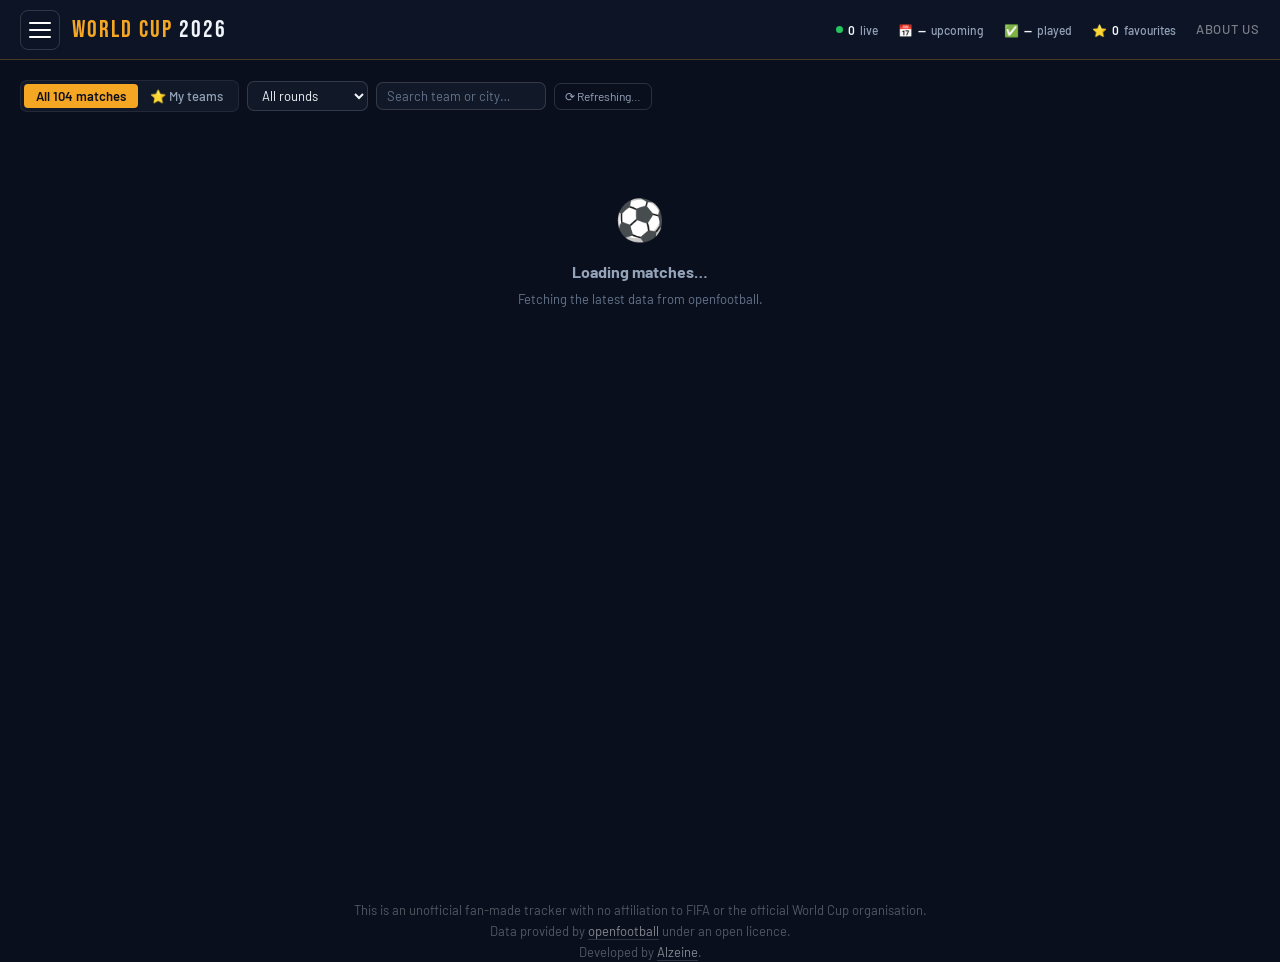
<file: index.html>
<!DOCTYPE html>
<html lang="en">
<head>
<meta charset="UTF-8">
<meta name="viewport" content="width=device-width, initial-scale=1.0">
<title>26Tracker</title>
<link rel="preconnect" href="https://fonts.googleapis.com">
<link rel="preconnect" href="https://fonts.gstatic.com" crossorigin>
<link href="https://fonts.googleapis.com/css2?family=Bebas+Neue&family=Barlow:wght@300;400;500;600&display=swap" rel="stylesheet">
<link rel="stylesheet" href="styles.css">
</head>
<body>

<header>
  <div class="header-left">
  <button class="hamburger" id="hamburger-btn" aria-label="Open team menu" aria-expanded="false">
    <span></span><span></span><span></span>
  </button>
  <div class="logo">World Cup <span>2026</span></div>
</div>
  <div class="header-stats">
  <div class="stat-pill"><span class="live-dot"></span> <b id="hd-live">0</b> live</div>
  <div class="stat-pill">📅 <b id="hd-upcoming">—</b> upcoming</div>
  <div class="stat-pill">✅ <b id="hd-played">—</b> played</div>
  <div class="stat-pill">⭐ <b id="hd-favs">0</b> favourites</div>
  <a href="about.html" class="about-link">About us</a>
</div>
</header>

<!-- Overlay behind sidebar on mobile -->
<div class="sidebar-overlay" id="sidebar-overlay"></div>

<div class="layout">

  <aside id="sidebar">
    <div class="sidebar-header">
      <div class="sidebar-title">⭐ My Teams</div>
      <button class="sidebar-close" id="sidebar-close" aria-label="Close">×</button>
    </div>
    <div class="fav-count" id="fav-count-label">Select teams to filter your schedule</div>
    <div class="sidebar-actions">
      <button class="btn-sm" id="btn-clear">Clear all</button>
      <button class="btn-sm primary" id="btn-my-matches">My matches</button>
    </div>
    
    <div class="api-status loading" id="api-status">
      <span class="dot"></span><span id="api-status-text">Fetching live data…</span>
    </div>
    
    <div class="sidebar-search-wrap">
      <span class="sidebar-search-icon">🔍</span>
      <input type="text" class="sidebar-search" id="sidebar-team-search" placeholder="Search for a team...">
    </div>

    <div id="team-list"></div>
  </aside>

  <main>
    <div class="controls">
      <div class="view-tabs">
        <button class="view-tab active" data-view="all">All 104 matches</button>
        <button class="view-tab" data-view="favs">⭐ My teams</button>
      </div>
      <select class="filter-select" id="filter-round">
        <option value="">All rounds</option>
        <option value="group">Group stage</option>
        <option value="Round of 32">Round of 32</option>
        <option value="Round of 16">Round of 16</option>
        <option value="Quarter-final">Quarter-finals</option>
        <option value="Semi-final">Semi-finals</option>
        <option value="Match for third place">3rd place</option>
        <option value="Final">Final</option>
      </select>
      <input class="search-box" id="search-box" type="text" placeholder="Search team or city…">
      <button class="refresh-btn" id="refresh-btn">⟳ Refresh scores</button>
      <div class="result-count" id="result-count"></div>
    </div>
    <div id="matches-output"><div class="empty-state"><div class="big">⚽</div><h3>Loading matches…</h3><p>Fetching the latest data from openfootball.</p></div></div>
  </main>
</div>

<div class="modal-backdrop" id="match-modal">
  <div class="modal">
    <div class="modal-header">
      <div>
        <div class="modal-title">Match Options</div>
        <div class="modal-subtitle">Add or remove participating teams</div>
      </div>
      <button class="modal-close" id="close-modal">×</button>
    </div>
    <div class="modal-team-rows" id="modal-teams-container"></div>
  </div>
</div>

<div class="toast" id="toast">🍪 Favourites saved</div>
<script src="app.js"></script>

<p class="about-footer-note">
  This is an unofficial fan-made tracker with no affiliation to FIFA or the official World Cup organisation.<br>
  Data provided by <a href="https://github.com/openfootball/worldcup.json" target="_blank" rel="noopener">openfootball</a> under an open licence.<br>
  Developed by <a href="https://alzeine.com" target="_blank" rel="noopener">Alzeine</a>.
</p>
</body>
</html>
</file>
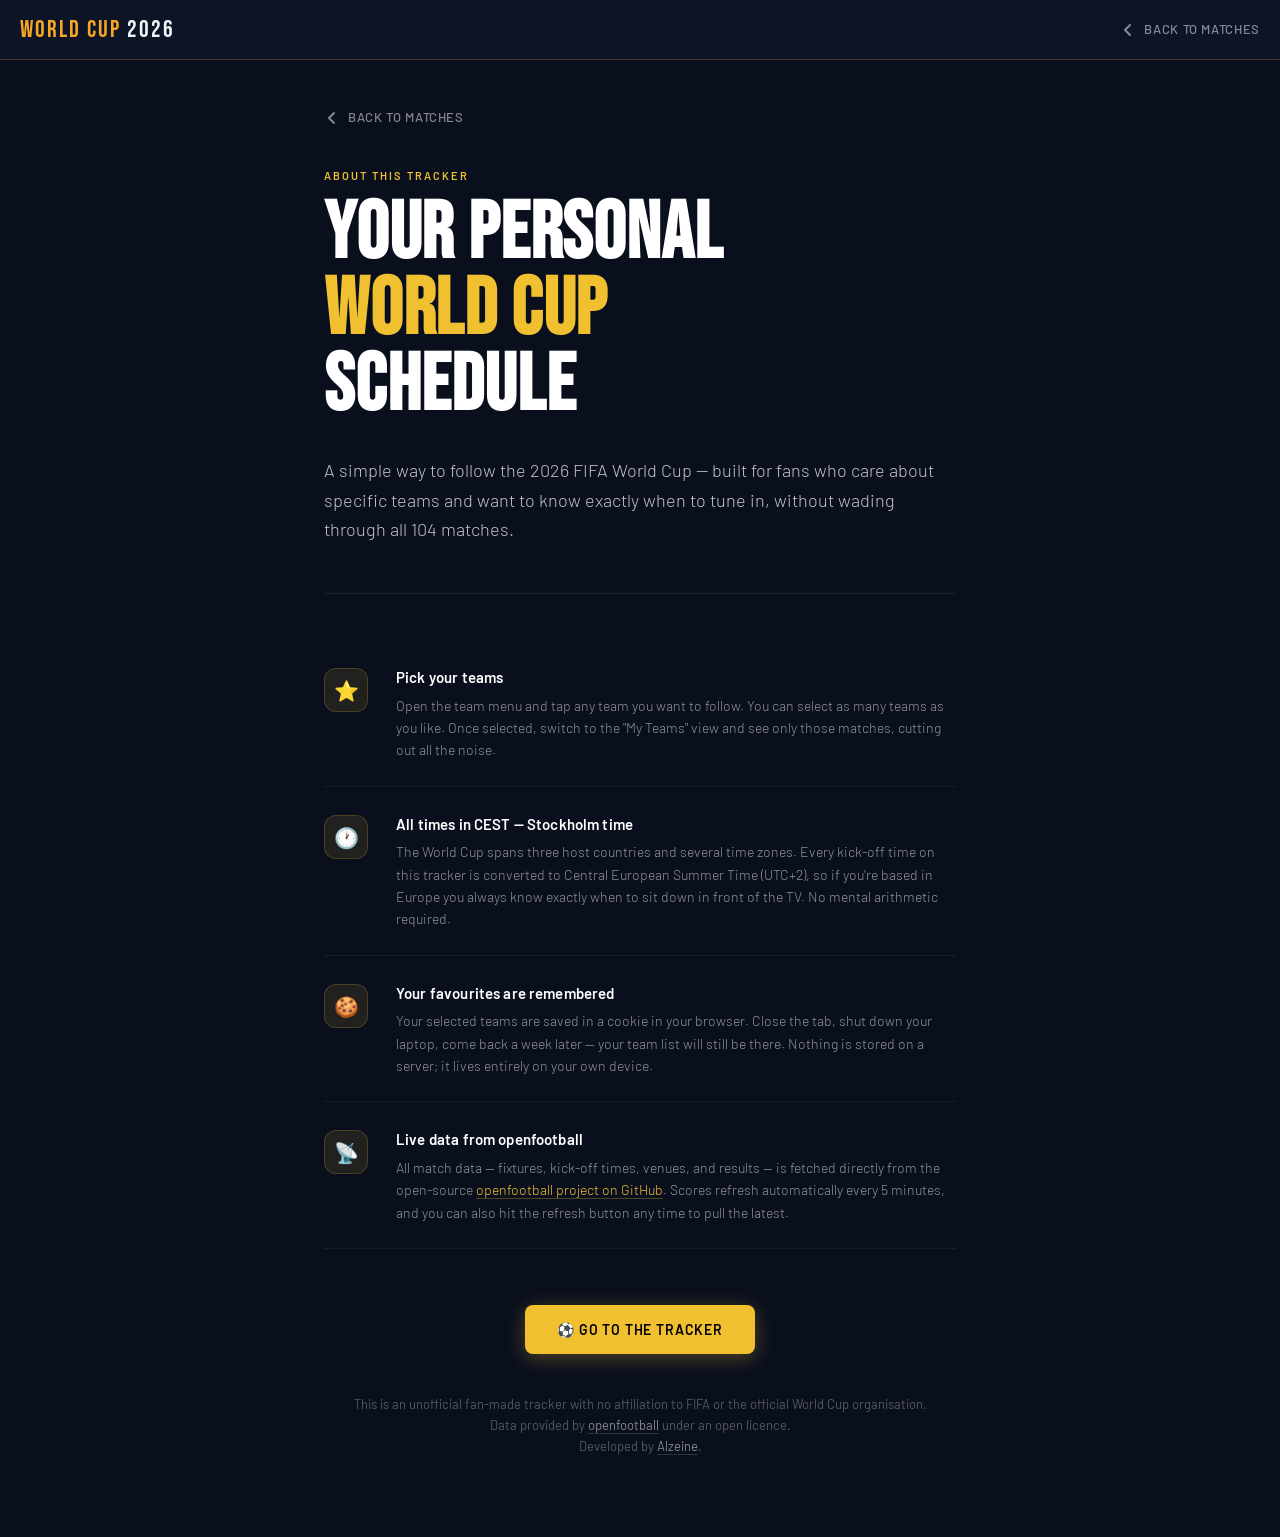
<file: about.html>
<!DOCTYPE html>
<html lang="en">
<head>
<meta charset="UTF-8">
<meta name="viewport" content="width=device-width, initial-scale=1.0">
<title>About — 26Tracker</title>
<link rel="preconnect" href="https://fonts.googleapis.com">
<link rel="preconnect" href="https://fonts.gstatic.com" crossorigin>
<link href="https://fonts.googleapis.com/css2?family=Bebas+Neue&family=Barlow:wght@300;400;500;600&display=swap" rel="stylesheet">
<link rel="stylesheet" href="styles.css">
<style>
  /* ── About page specific styles ─────────────────────────────────────────── */

  .about-wrap {
    max-width: 680px;
    margin: 0 auto;
    padding: 48px 24px 80px;
  }

  .about-back {
    display: inline-flex;
    align-items: center;
    gap: 8px;
    font-family: 'Barlow', sans-serif;
    font-size: 13px;
    font-weight: 500;
    letter-spacing: 0.05em;
    text-transform: uppercase;
    color: rgba(255,255,255,0.5);
    text-decoration: none;
    margin-bottom: 40px;
    transition: color 0.2s;
  }

  .about-back:hover { color: rgba(255,255,255,0.9); }
  .about-back svg   { width: 16px; height: 16px; flex-shrink: 0; }

  .about-eyebrow {
    font-family: 'Barlow', sans-serif;
    font-size: 11px;
    font-weight: 600;
    letter-spacing: 0.18em;
    text-transform: uppercase;
    color: var(--accent, #f0c030);
    margin-bottom: 12px;
  }

  .about-title {
    font-family: 'Bebas Neue', sans-serif;
    font-size: clamp(48px, 10vw, 80px);
    line-height: 0.95;
    letter-spacing: 0.01em;
    color: #fff;
    margin: 0 0 32px;
  }

  .about-title span {
    color: var(--accent, #f0c030);
  }

  .about-lead {
    font-family: 'Barlow', sans-serif;
    font-size: 18px;
    font-weight: 300;
    line-height: 1.65;
    color: rgba(255,255,255,0.75);
    margin-bottom: 48px;
    padding-bottom: 48px;
    border-bottom: 1px solid rgba(255,255,255,0.08);
  }

  /* Feature cards */
  .features {
    display: flex;
    flex-direction: column;
    gap: 2px;
    margin-bottom: 56px;
  }

  .feature {
    display: grid;
    grid-template-columns: 52px 1fr;
    align-items: start;
    gap: 0 20px;
    padding: 24px 0;
    border-bottom: 1px solid rgba(255,255,255,0.06);
    animation: fadeUp 0.5s ease both;
  }

  .feature:nth-child(1) { animation-delay: 0.05s; }
  .feature:nth-child(2) { animation-delay: 0.12s; }
  .feature:nth-child(3) { animation-delay: 0.19s; }
  .feature:nth-child(4) { animation-delay: 0.26s; }

  @keyframes fadeUp {
    from { opacity: 0; transform: translateY(16px); }
    to   { opacity: 1; transform: translateY(0); }
  }

  .feature-icon {
    width: 44px;
    height: 44px;
    border-radius: 12px;
    background: rgba(240,192,48,0.1);
    border: 1px solid rgba(240,192,48,0.2);
    display: flex;
    align-items: center;
    justify-content: center;
    font-size: 20px;
    margin-top: 2px;
    flex-shrink: 0;
  }

  .feature-title {
    font-family: 'Barlow', sans-serif;
    font-size: 15px;
    font-weight: 600;
    color: #fff;
    margin-bottom: 6px;
    letter-spacing: 0.01em;
  }

  .feature-body {
    font-family: 'Barlow', sans-serif;
    font-size: 14px;
    font-weight: 300;
    color: rgba(255,255,255,0.55);
    line-height: 1.6;
  }

  .feature-body a {
    color: var(--accent, #f0c030);
    text-decoration: none;
    border-bottom: 1px solid rgba(240,192,48,0.3);
    transition: border-color 0.2s;
  }
  .feature-body a:hover { border-color: rgba(240,192,48,0.8); }

  /* Footer note */
  .about-footer-note {
    font-family: 'Barlow', sans-serif;
    font-size: 13px;
    font-weight: 400;
    color: rgba(255,255,255,0.3);
    line-height: 1.6;
    text-align: center;
  }

  .about-footer-note a {
    color: rgba(255,255,255,0.5);
    text-decoration: none;
    border-bottom: 1px solid rgba(255,255,255,0.15);
    transition: color 0.2s;
  }
  .about-footer-note a:hover { color: rgba(255,255,255,0.8); }

  .cta-row {
    display: flex;
    justify-content: center;
    margin-bottom: 40px;
  }

  .cta-btn {
    font-family: 'Barlow', sans-serif;
    font-size: 14px;
    font-weight: 600;
    letter-spacing: 0.06em;
    text-transform: uppercase;
    text-decoration: none;
    color: #000;
    background: var(--accent, #f0c030);
    padding: 14px 32px;
    border-radius: 8px;
    transition: transform 0.15s, box-shadow 0.15s;
    box-shadow: 0 4px 20px rgba(240,192,48,0.3);
  }

  .cta-btn:hover {
    transform: translateY(-2px);
    box-shadow: 0 8px 28px rgba(240,192,48,0.45);
  }
</style>
</head>
<body>

<header>
  <div class="header-left">
    <div class="logo"><a href="index.html" style="text-decoration:none;color:inherit;">World Cup <span>2026</span></a></div>
  </div>
  <div class="header-stats">
    <a href="index.html" class="about-back" style="margin:0;">
      <svg viewBox="0 0 16 16" fill="none" stroke="currentColor" stroke-width="2" stroke-linecap="round" stroke-linejoin="round">
        <path d="M10 3L5 8l5 5"/>
      </svg>
      Back to matches
    </a>
  </div>
</header>

<div class="about-wrap">

  <a href="index.html" class="about-back">
    <svg viewBox="0 0 16 16" fill="none" stroke="currentColor" stroke-width="2" stroke-linecap="round" stroke-linejoin="round">
      <path d="M10 3L5 8l5 5"/>
    </svg>
    Back to matches
  </a>

  <div class="about-eyebrow">About this tracker</div>
  <h1 class="about-title">Your personal<br><span>World Cup</span><br>schedule</h1>

  <p class="about-lead">
    A simple way to follow the 2026 FIFA World Cup — built for fans who care about specific teams and want to know exactly when to tune in, without wading through all 104 matches.
  </p>

  <div class="features">

    <div class="feature">
      <div class="feature-icon">⭐</div>
      <div>
        <div class="feature-title">Pick your teams</div>
        <div class="feature-body">
          Open the team menu and tap any team you want to follow. You can select as many teams as you like. Once selected, switch to the "My Teams" view and see only those matches, cutting out all the noise.
        </div>
      </div>
    </div>

    <div class="feature">
      <div class="feature-icon">🕐</div>
      <div>
        <div class="feature-title">All times in CEST — Stockholm time</div>
        <div class="feature-body">
          The World Cup spans three host countries and several time zones. Every kick-off time on this tracker is converted to Central European Summer Time (UTC+2), so if you're based in Europe you always know exactly when to sit down in front of the TV. No mental arithmetic required.
        </div>
      </div>
    </div>

    <div class="feature">
      <div class="feature-icon">🍪</div>
      <div>
        <div class="feature-title">Your favourites are remembered</div>
        <div class="feature-body">
          Your selected teams are saved in a cookie in your browser. Close the tab, shut down your laptop, come back a week later — your team list will still be there. Nothing is stored on a server; it lives entirely on your own device.
        </div>
      </div>
    </div>

    <div class="feature">
      <div class="feature-icon">📡</div>
      <div>
        <div class="feature-title">Live data from openfootball</div>
        <div class="feature-body">
          All match data — fixtures, kick-off times, venues, and results — is fetched directly from the open-source
          <a href="https://github.com/openfootball/worldcup.json" target="_blank" rel="noopener">openfootball project on GitHub</a>.
          Scores refresh automatically every 5 minutes, and you can also hit the refresh button any time to pull the latest.
        </div>
      </div>
    </div>

  </div>

  <div class="cta-row">
    <a href="index.html" class="cta-btn">⚽ Go to the tracker</a>
  </div>

  <p class="about-footer-note">
  This is an unofficial fan-made tracker with no affiliation to FIFA or the official World Cup organisation.<br>
  Data provided by <a href="https://github.com/openfootball/worldcup.json" target="_blank" rel="noopener">openfootball</a> under an open licence.<br>
  Developed by <a href="https://alzeine.com" target="_blank" rel="noopener">Alzeine</a>.
</p>

</div>

</body>
</html>
</file>
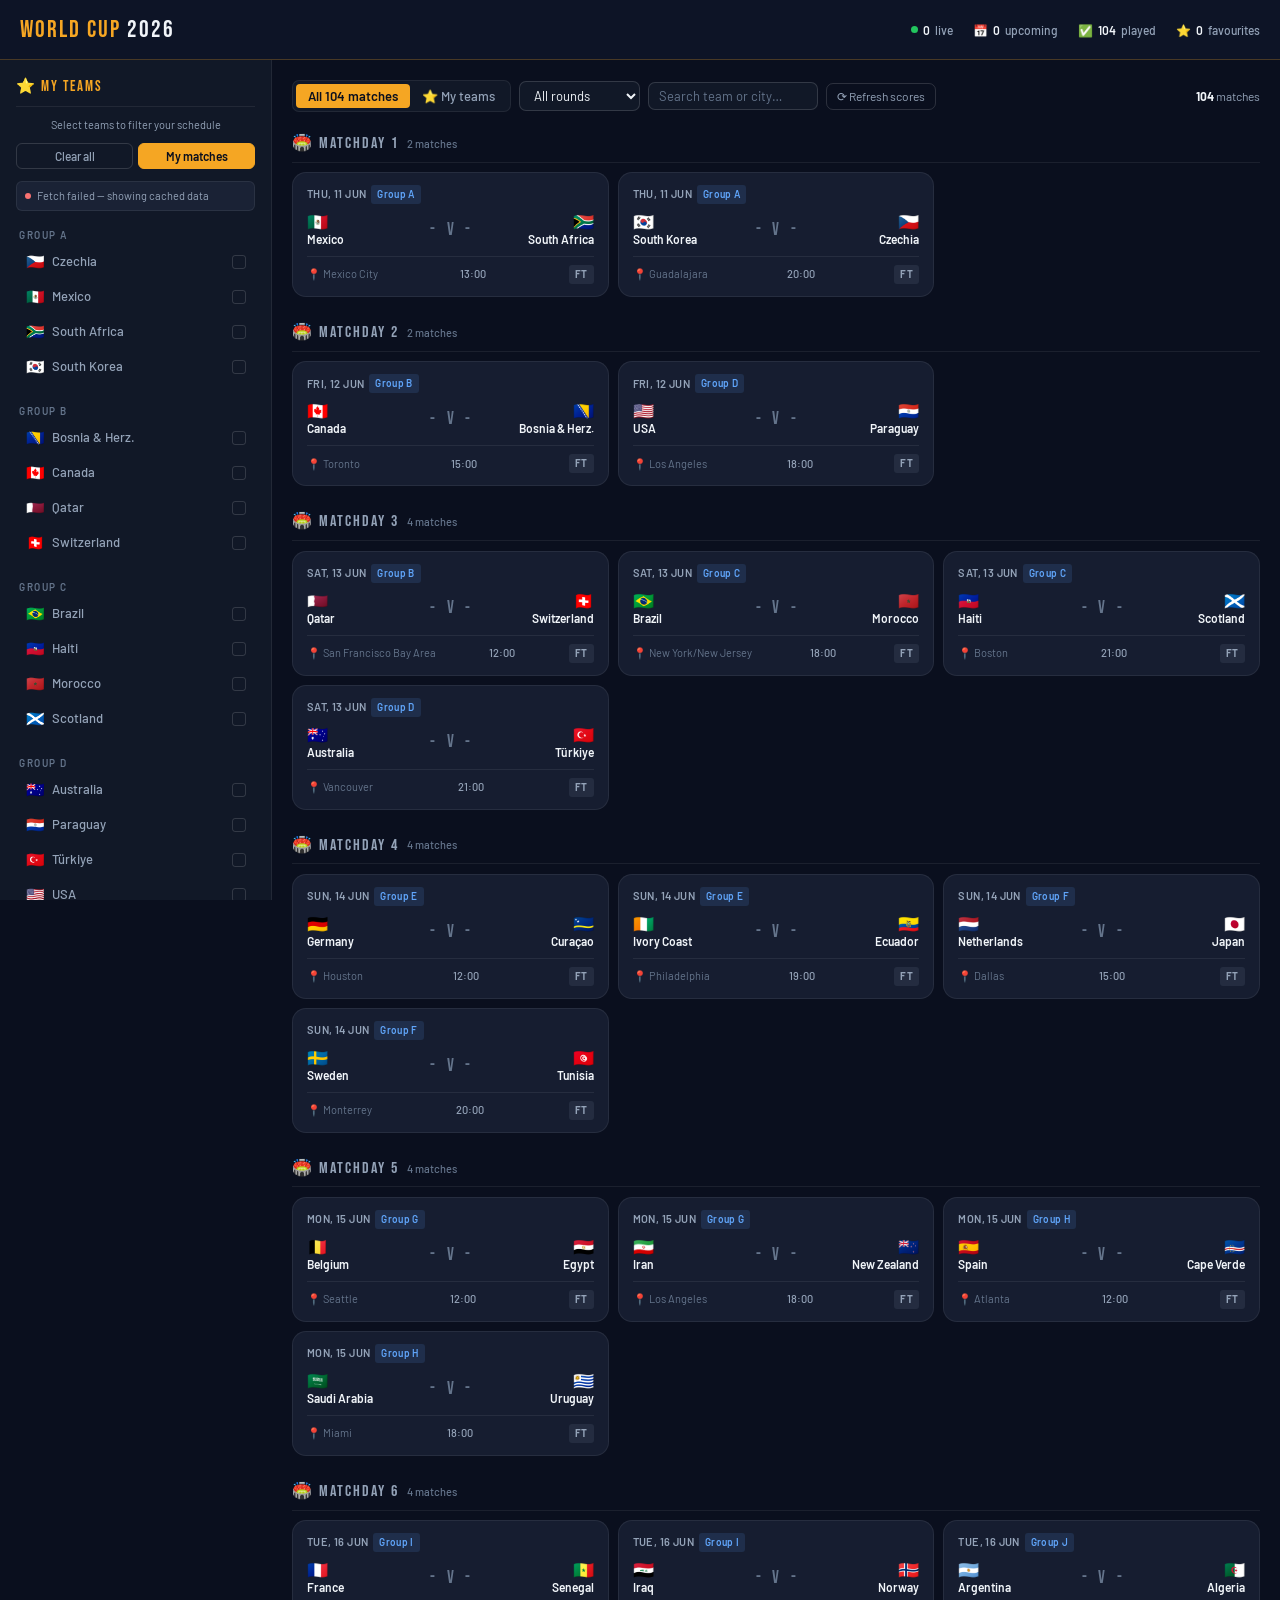
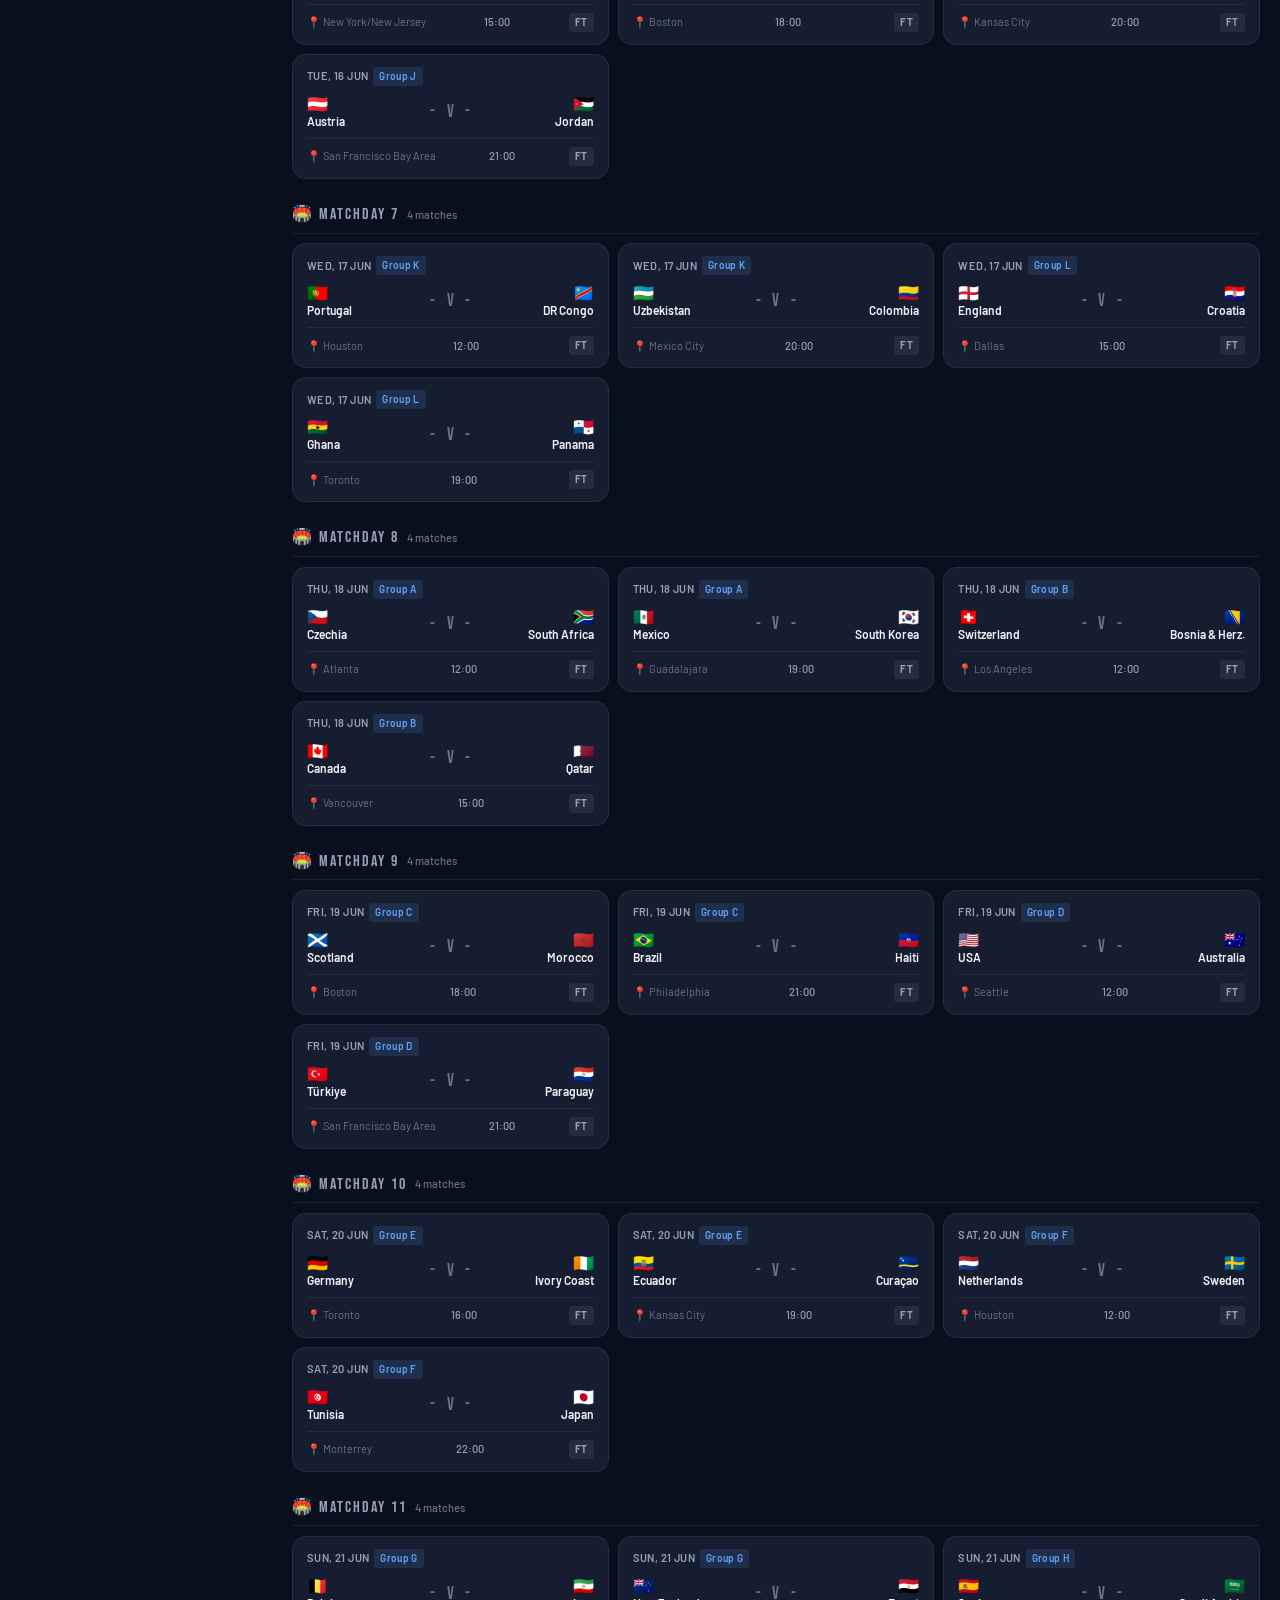
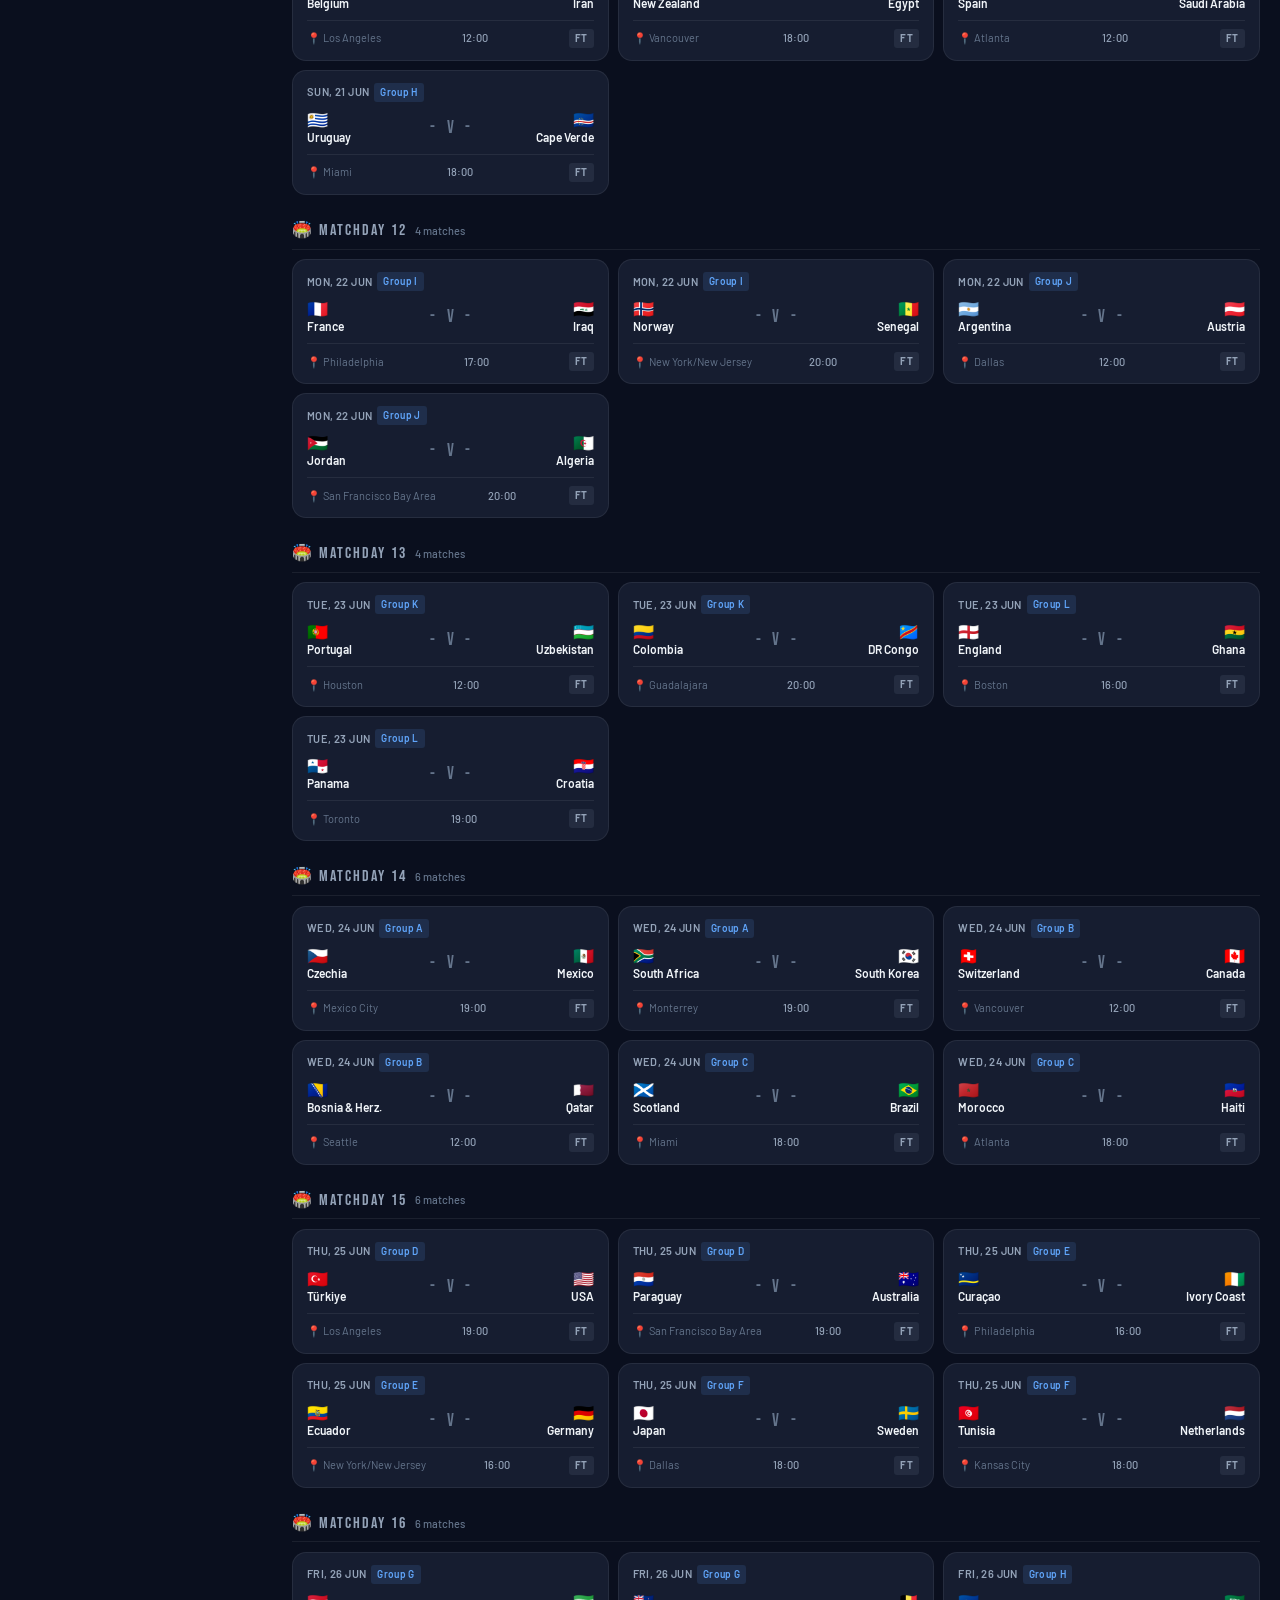
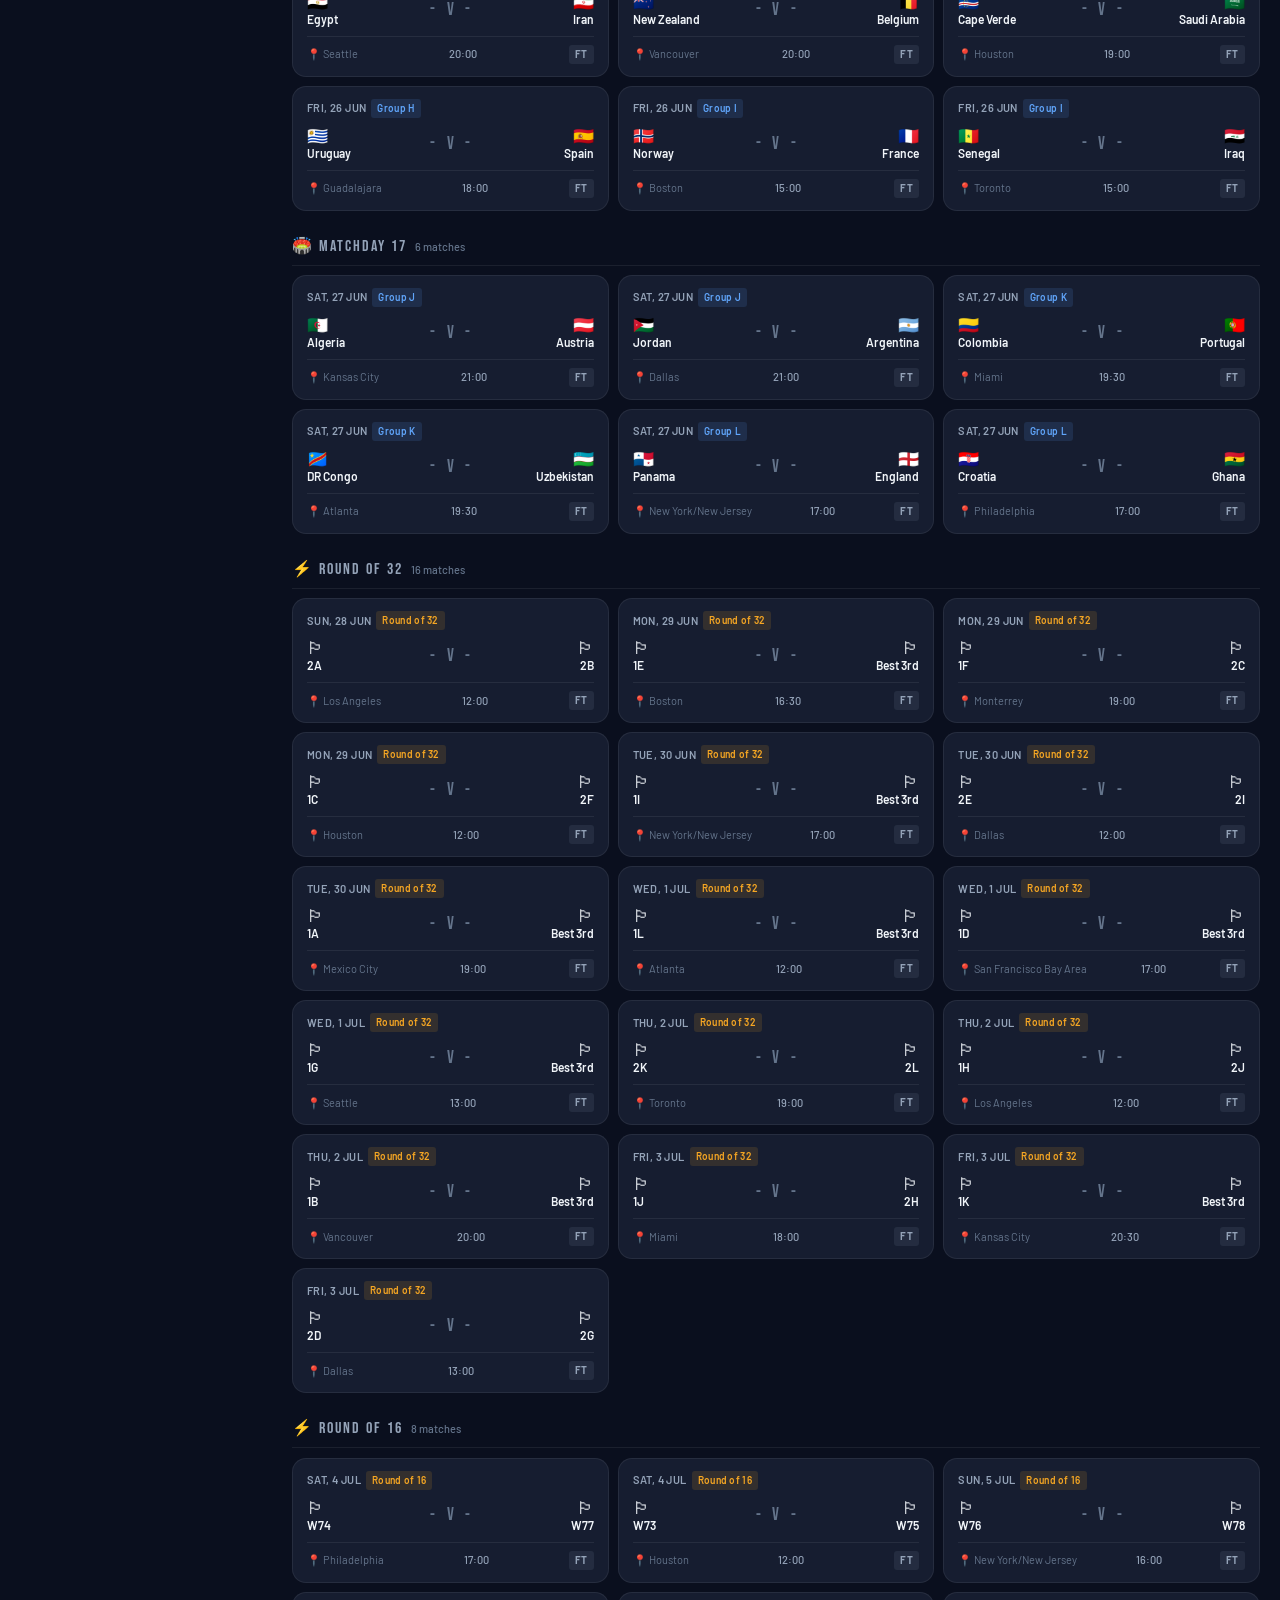
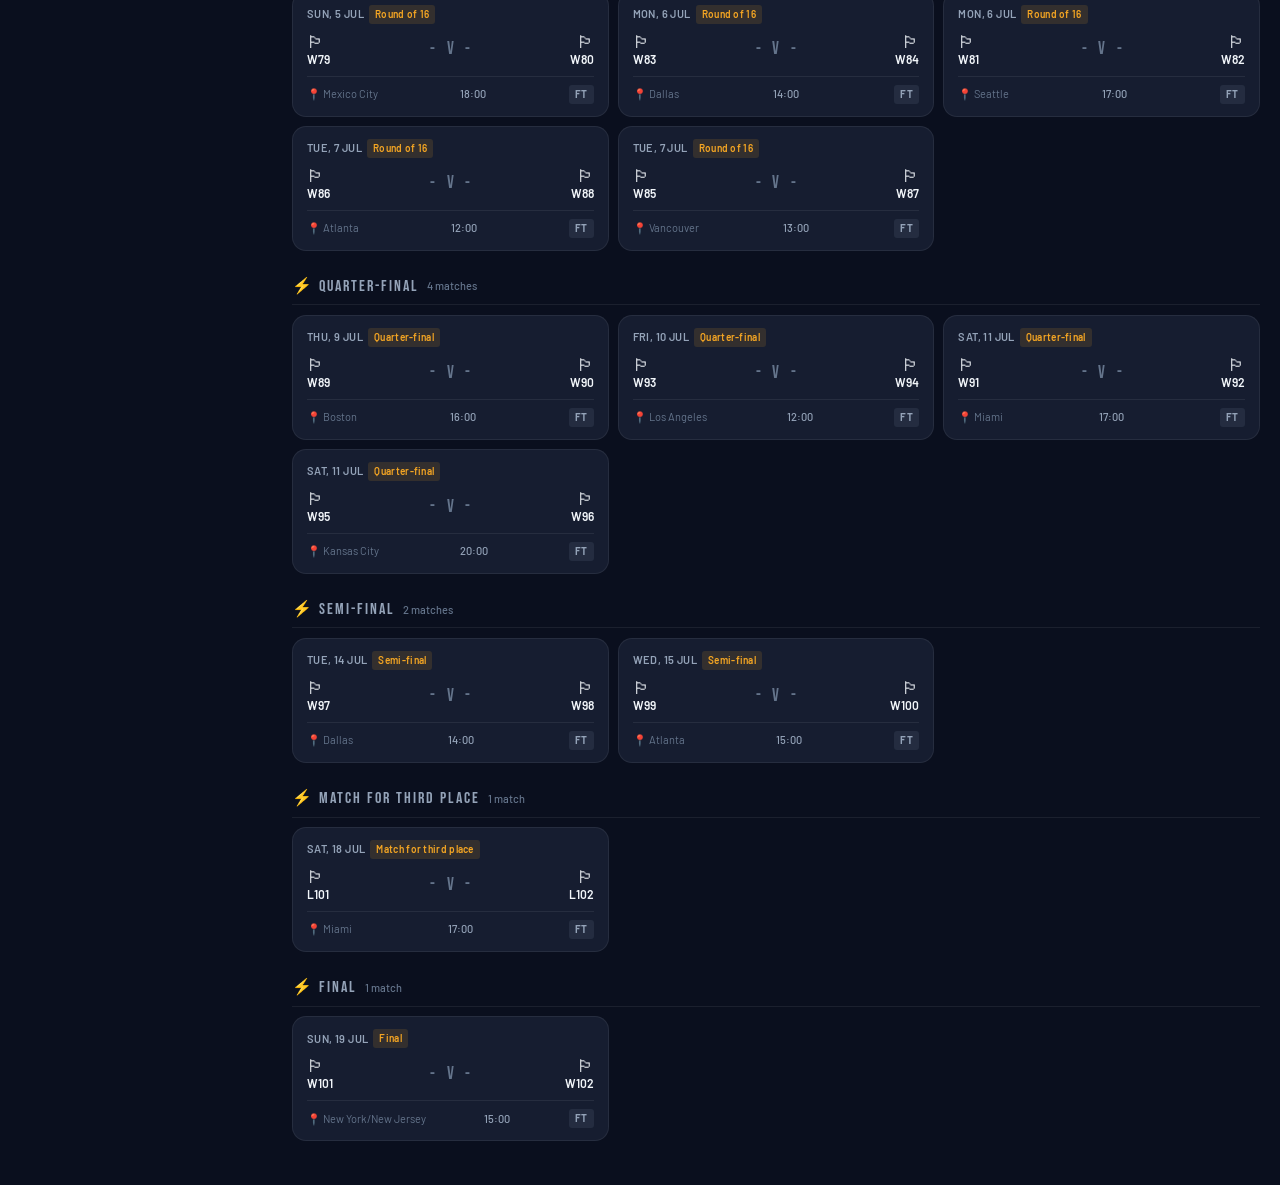
<file: worldcup2026.html>
<!DOCTYPE html>
<html lang="en">
<head>
<meta charset="UTF-8">
<meta name="viewport" content="width=device-width, initial-scale=1.0">
<title>FIFA World Cup 2026 — Match Tracker</title>
<link rel="preconnect" href="https://fonts.googleapis.com">
<link rel="preconnect" href="https://fonts.gstatic.com" crossorigin>
<link href="https://fonts.googleapis.com/css2?family=Bebas+Neue&family=Barlow:wght@300;400;500;600&display=swap" rel="stylesheet">
<style>
  *, *::before, *::after { box-sizing: border-box; margin: 0; padding: 0; }
  :root {
    --bg: #0a0f1e; --bg2: #111827; --bg3: #1a2235; --bg4: #222d42;
    --card: #161d30; --border: rgba(255,255,255,0.07); --border2: rgba(255,255,255,0.14);
    --gold: #f5a623; --gold2: #e8941a; --green: #22c55e; --blue: #60a5fa;
    --red: #f87171; --text: #f1f5f9; --muted: #94a3b8; --muted2: #64748b;
    --radius: 10px; --radius-lg: 14px;
  }
  body { font-family: 'Barlow', sans-serif; background: var(--bg); color: var(--text); min-height: 100vh; font-size: 15px; line-height: 1.5; }

  /* HEADER */
  header {
    background: #0d1426; border-bottom: 1px solid rgba(245,166,35,0.25);
    padding: 0 1.25rem; position: sticky; top: 0; z-index: 100;
    display: flex; align-items: center; gap: 1rem; height: 60px;
  }
  .logo { font-family: 'Bebas Neue', sans-serif; font-size: 1.5rem; color: var(--gold); letter-spacing: 2px; white-space: nowrap; }
  .logo span { color: var(--text); }
  .header-stats { margin-left: auto; display: flex; align-items: center; gap: 1.25rem; }
  .stat-pill { font-size: 12px; font-weight: 500; color: var(--muted); display: flex; align-items: center; gap: 5px; }
  .stat-pill b { color: var(--text); font-weight: 600; }
  .live-dot { width: 7px; height: 7px; border-radius: 50%; background: var(--green); animation: pulse 1.5s ease-in-out infinite; flex-shrink: 0; }
  @keyframes pulse { 0%,100%{opacity:1;transform:scale(1)} 50%{opacity:0.4;transform:scale(0.75)} }

  /* LAYOUT */
  .layout { display: grid; grid-template-columns: 272px 1fr; min-height: calc(100vh - 60px); }

  /* SIDEBAR */
  aside { background: var(--bg2); border-right: 1px solid var(--border); padding: 1rem; overflow-y: auto; position: sticky; top: 60px; height: calc(100vh - 60px); }
  .sidebar-title { font-family: 'Bebas Neue', sans-serif; font-size: 0.95rem; letter-spacing: 2px; color: var(--gold); margin-bottom: 0.6rem; padding-bottom: 0.45rem; border-bottom: 1px solid var(--border); }
  .fav-count { font-size: 11px; color: var(--muted); text-align: center; margin-bottom: 0.6rem; }
  .fav-count b { color: var(--gold); }
  .sidebar-actions { display: flex; gap: 5px; margin-bottom: 0.75rem; }
  .btn-sm { flex: 1; padding: 5px 6px; border-radius: 6px; border: 1px solid var(--border2); background: transparent; color: var(--muted); font-family: 'Barlow', sans-serif; font-size: 12px; font-weight: 500; cursor: pointer; transition: all 0.15s; }
  .btn-sm:hover { background: var(--bg3); color: var(--text); }
  .btn-sm.primary { background: var(--gold); color: #0a0f1e; border-color: var(--gold); font-weight: 600; }
  .btn-sm.primary:hover { background: var(--gold2); }
  .group-label { font-size: 10px; font-weight: 600; letter-spacing: 1.5px; color: var(--muted2); text-transform: uppercase; padding: 5px 3px 2px; }
  .team-grid { display: flex; flex-direction: column; gap: 2px; margin-bottom: 1rem; }
  .team-btn { display: flex; align-items: center; gap: 7px; padding: 6px 8px; border-radius: 6px; border: 1px solid transparent; background: transparent; color: var(--muted); cursor: pointer; font-family: 'Barlow', sans-serif; font-size: 13px; font-weight: 500; text-align: left; transition: all 0.12s; width: 100%; }
  .team-btn:hover { background: var(--bg3); color: var(--text); border-color: var(--border2); }
  .team-btn.selected { background: rgba(245,166,35,0.1); color: var(--gold); border-color: rgba(245,166,35,0.35); }
  .team-flag { font-size: 15px; width: 20px; text-align: center; flex-shrink: 0; }
  .team-name { flex: 1; line-height: 1.2; }
  .team-check { width: 14px; height: 14px; border-radius: 3px; border: 1.5px solid var(--border2); display: flex; align-items: center; justify-content: center; flex-shrink: 0; transition: all 0.12s; font-size: 9px; }
  .team-btn.selected .team-check { background: var(--gold); border-color: var(--gold); color: #0a0f1e; font-weight: 700; }
  .team-btn.selected .team-check::after { content: '✓'; }

  /* SIDEBAR SEARCH */
  .sidebar-search-wrap { position: relative; margin-bottom: 0.5rem; }
  .sidebar-search { width: 100%; padding: 6px 10px 6px 30px; border-radius: 7px; border: 1px solid var(--border2); background: var(--bg3); color: var(--text); font-family: 'Barlow', sans-serif; font-size: 13px; outline: none; transition: border-color 0.15s; }
  .sidebar-search:focus { border-color: var(--gold); }
  .sidebar-search::placeholder { color: var(--muted2); }
  .sidebar-search-icon { position: absolute; left: 9px; top: 50%; transform: translateY(-50%); font-size: 13px; color: var(--muted2); pointer-events: none; }

  /* API STATUS */
  .api-status { font-size: 11px; padding: 6px 8px; border-radius: 6px; background: var(--bg3); border: 1px solid var(--border); color: var(--muted); margin-bottom: 0.75rem; display: flex; align-items: center; gap: 6px; }
  .api-status .dot { width: 6px; height: 6px; border-radius: 50%; background: var(--muted2); flex-shrink: 0; }
  .api-status.ok .dot { background: var(--green); }
  .api-status.err .dot { background: var(--red); }
  .api-status.loading .dot { background: var(--gold); animation: pulse 1s infinite; }

  /* MATCH MODAL */
  .modal-backdrop { position: fixed; inset: 0; background: rgba(0,0,0,0.7); z-index: 300; display: flex; align-items: center; justify-content: center; padding: 1rem; opacity: 0; transition: opacity 0.2s; pointer-events: none; }
  .modal-backdrop.open { opacity: 1; pointer-events: all; }
  .modal { background: var(--bg2); border: 1px solid var(--border2); border-radius: 18px; width: 100%; max-width: 420px; padding: 1.5rem; transform: translateY(12px) scale(0.97); transition: transform 0.22s; }
  .modal-backdrop.open .modal { transform: translateY(0) scale(1); }
  .modal-header { display: flex; align-items: flex-start; justify-content: space-between; margin-bottom: 1.25rem; gap: 8px; }
  .modal-title { font-family: 'Bebas Neue', sans-serif; font-size: 1.05rem; letter-spacing: 1.5px; color: var(--gold); line-height: 1.2; }
  .modal-subtitle { font-size: 12px; color: var(--muted2); margin-top: 2px; }
  .modal-close { background: none; border: none; color: var(--muted); font-size: 20px; cursor: pointer; line-height: 1; padding: 2px 4px; border-radius: 4px; transition: color 0.15s, background 0.15s; flex-shrink: 0; }
  .modal-close:hover { color: var(--text); background: var(--bg3); }
  .modal-divider { border: none; border-top: 1px solid var(--border); margin: 1rem 0; }
  .modal-score-row { display: grid; grid-template-columns: 1fr auto 1fr; align-items: center; gap: 8px; margin-bottom: 1.25rem; }
  .modal-team-col { display: flex; flex-direction: column; align-items: center; gap: 5px; }
  .modal-team-flag { font-size: 2.2rem; line-height: 1; }
  .modal-team-name { font-size: 13px; font-weight: 600; color: var(--text); text-align: center; line-height: 1.2; }
  .modal-score-center { display: flex; flex-direction: column; align-items: center; gap: 2px; }
  .modal-score { font-family: 'Bebas Neue', sans-serif; font-size: 2.4rem; color: var(--text); line-height: 1; }
  .modal-score.tbd { color: var(--muted2); font-size: 1.6rem; }
  .modal-section-label { font-size: 10px; font-weight: 600; letter-spacing: 1.5px; color: var(--muted2); text-transform: uppercase; margin-bottom: 0.5rem; }
  .modal-team-rows { display: flex; flex-direction: column; gap: 6px; }
  .modal-team-row { display: flex; align-items: center; gap: 10px; padding: 9px 12px; border-radius: 9px; border: 1px solid var(--border); background: var(--bg3); transition: border-color 0.15s; }
  .modal-team-row.is-fav { border-color: rgba(245,166,35,0.45); background: rgba(245,166,35,0.06); }
  .modal-team-row-flag { font-size: 1.4rem; flex-shrink: 0; }
  .modal-team-row-name { flex: 1; font-size: 14px; font-weight: 600; color: var(--text); }
  .modal-team-row-group { font-size: 11px; color: var(--muted2); }
  .fav-toggle { padding: 5px 12px; border-radius: 6px; border: 1px solid var(--border2); background: transparent; color: var(--muted); font-family: 'Barlow', sans-serif; font-size: 12px; font-weight: 600; cursor: pointer; transition: all 0.15s; white-space: nowrap; }
  .fav-toggle:hover { background: var(--bg4); color: var(--text); }
  .fav-toggle.active { background: rgba(245,166,35,0.15); color: var(--gold); border-color: rgba(245,166,35,0.4); }
  .fav-toggle.active:hover { background: rgba(245,166,35,0.25); }

  /* MAIN */
  main { padding: 1.25rem; overflow-y: auto; }

  /* CONTROLS */
  .controls { display: flex; align-items: center; gap: 8px; margin-bottom: 1.25rem; flex-wrap: wrap; }
  .view-tabs { display: flex; background: var(--bg2); border-radius: 7px; padding: 3px; border: 1px solid var(--border); }
  .view-tab { padding: 4px 12px; border-radius: 4px; border: none; background: transparent; color: var(--muted); font-family: 'Barlow', sans-serif; font-size: 13px; font-weight: 500; cursor: pointer; transition: all 0.12s; }
  .view-tab.active { background: var(--gold); color: #0a0f1e; font-weight: 600; }
  .filter-select, .search-box { padding: 5px 10px; border-radius: 7px; border: 1px solid var(--border2); background: var(--bg2); color: var(--text); font-family: 'Barlow', sans-serif; font-size: 13px; }
  .search-box { width: 170px; }
  .search-box::placeholder { color: var(--muted2); }
  .filter-select option { background: var(--bg2); }
  .result-count { margin-left: auto; font-size: 12px; color: var(--muted); }
  .result-count b { color: var(--text); }
  .refresh-btn { padding: 5px 10px; border-radius: 7px; border: 1px solid var(--border2); background: transparent; color: var(--muted); font-family: 'Barlow', sans-serif; font-size: 12px; cursor: pointer; transition: all 0.15s; }
  .refresh-btn:hover { background: var(--bg3); color: var(--text); }

  /* ROUNDS */
  .round-group { margin-bottom: 1.5rem; }
  .round-header { font-family: 'Bebas Neue', sans-serif; font-size: 1rem; letter-spacing: 2px; color: var(--muted); margin-bottom: 0.6rem; padding-bottom: 0.35rem; border-bottom: 1px solid var(--border); display: flex; align-items: center; gap: 8px; }
  .round-count { font-family: 'Barlow', sans-serif; font-size: 11px; font-weight: 500; letter-spacing: 0; color: var(--muted2); }

  /* MATCH CARDS */
  .matches-grid { display: grid; grid-template-columns: repeat(auto-fill, minmax(290px, 1fr)); gap: 9px; }
  .match-card { background: var(--card); border: 1px solid var(--border); border-radius: var(--radius-lg); padding: 12px 14px; transition: border-color 0.2s, transform 0.15s; position: relative; }
  .match-card:hover { border-color: var(--border2); transform: translateY(-1px); }
  .match-card.favorite { border-color: rgba(245,166,35,0.45); background: linear-gradient(135deg, rgba(245,166,35,0.05) 0%, var(--card) 100%); }
  .match-card.favorite::after { content: '★'; position: absolute; top: 9px; right: 11px; font-size: 11px; color: var(--gold); }
  .match-meta { display: flex; align-items: center; gap: 5px; margin-bottom: 9px; }
  .match-date { font-size: 11px; font-weight: 600; color: var(--muted); text-transform: uppercase; letter-spacing: 0.4px; }
  .match-badge { font-size: 10px; font-weight: 600; padding: 2px 6px; border-radius: 3px; letter-spacing: 0.3px; }
  .match-badge.group { background: rgba(96,165,250,0.13); color: var(--blue); }
  .match-badge.knockout { background: rgba(245,166,35,0.13); color: var(--gold); }
  .match-body { display: grid; grid-template-columns: 1fr auto 1fr; align-items: center; gap: 6px; margin-bottom: 9px; }
  .team-side { display: flex; flex-direction: column; gap: 2px; }
  .team-side.right { align-items: flex-end; text-align: right; }
  .team-emoji { font-size: 17px; line-height: 1; }
  .team-label { font-size: 12px; font-weight: 600; color: var(--text); line-height: 1.25; }
  .score-block { display: flex; align-items: center; justify-content: center; gap: 3px; }
  .score-num { font-family: 'Bebas Neue', sans-serif; font-size: 1.75rem; color: var(--text); line-height: 1; min-width: 22px; text-align: center; }
  .score-dash { font-family: 'Bebas Neue', sans-serif; font-size: 1.1rem; color: var(--muted2); }
  .score-block.tbd .score-num { color: var(--muted2); font-size: 1.1rem; }
  .match-footer { display: flex; align-items: center; justify-content: space-between; padding-top: 8px; border-top: 1px solid var(--border); }
  .venue-info { font-size: 11px; color: var(--muted2); }
  .match-time { font-size: 11px; color: var(--muted); font-weight: 500; }
  .status-badge { font-size: 10px; font-weight: 700; padding: 2px 6px; border-radius: 3px; letter-spacing: 0.5px; text-transform: uppercase; }
  .status-badge.live { background: rgba(34,197,94,0.14); color: var(--green); animation: pulse 1.5s infinite; }
  .status-badge.ft { background: rgba(100,116,139,0.18); color: var(--muted); }
  .status-badge.today { background: rgba(245,166,35,0.14); color: var(--gold); }
  .status-badge.soon { background: rgba(96,165,250,0.12); color: var(--blue); }

  /* EMPTY STATE */
  .empty-state { text-align: center; padding: 3.5rem 2rem; color: var(--muted2); }
  .empty-state .big { font-size: 2.5rem; margin-bottom: 0.75rem; }
  .empty-state h3 { font-size: 1rem; color: var(--muted); margin-bottom: 0.4rem; }
  .empty-state p { font-size: 13px; max-width: 300px; margin: 0 auto; }

  /* COOKIE TOAST */
  .toast { position: fixed; bottom: 1rem; right: 1rem; background: var(--bg3); border: 1px solid rgba(245,166,35,0.35); border-radius: 8px; padding: 8px 12px; font-size: 12px; color: var(--muted); display: flex; align-items: center; gap: 6px; z-index: 500; opacity: 0; transform: translateY(8px); transition: all 0.25s; pointer-events: none; }
  .toast.show { opacity: 1; transform: translateY(0); }

  ::-webkit-scrollbar { width: 4px; }
  ::-webkit-scrollbar-track { background: var(--bg2); }
  ::-webkit-scrollbar-thumb { background: var(--bg4); border-radius: 2px; }

  @media (max-width: 720px) {
    .layout { grid-template-columns: 1fr; }
    aside { position: static; height: auto; max-height: 280px; }
    .header-stats { display: none; }
    .matches-grid { grid-template-columns: 1fr; }
  }
</style>
</head>
<body>

<header>
  <div class="logo">World Cup <span>2026</span></div>
  <div class="header-stats">
    <div class="stat-pill"><span class="live-dot"></span> <b id="hd-live">0</b> live</div>
    <div class="stat-pill">📅 <b id="hd-upcoming">—</b> upcoming</div>
    <div class="stat-pill">✅ <b id="hd-played">—</b> played</div>
    <div class="stat-pill">⭐ <b id="hd-favs">0</b> favourites</div>
  </div>
</header>

<div class="layout">

  <aside>
    <div class="sidebar-title">⭐ My Teams</div>
    <div class="fav-count" id="fav-count-label">Select teams to filter your schedule</div>
    <div class="sidebar-actions">
      <button class="btn-sm" id="btn-clear">Clear all</button>
      <button class="btn-sm primary" id="btn-my-matches">My matches</button>
    </div>
    <div class="api-status loading" id="api-status">
      <span class="dot"></span><span id="api-status-text">Fetching live data…</span>
    </div>
    <div id="team-list"></div>
  </aside>

  <main>
    <div class="controls">
      <div class="view-tabs">
        <button class="view-tab active" data-view="all">All 104 matches</button>
        <button class="view-tab" data-view="favs">⭐ My teams</button>
      </div>
      <select class="filter-select" id="filter-round">
        <option value="">All rounds</option>
        <option value="group">Group stage</option>
        <option value="Round of 32">Round of 32</option>
        <option value="Round of 16">Round of 16</option>
        <option value="Quarter-final">Quarter-finals</option>
        <option value="Semi-final">Semi-finals</option>
        <option value="Match for third place">3rd place</option>
        <option value="Final">Final</option>
      </select>
      <input class="search-box" id="search-box" type="text" placeholder="Search team or city…">
      <button class="refresh-btn" id="refresh-btn">⟳ Refresh scores</button>
      <div class="result-count" id="result-count"></div>
    </div>
    <div id="matches-output"><div class="empty-state"><div class="big">⚽</div><h3>Loading matches…</h3><p>Fetching the latest data from openfootball.</p></div></div>
  </main>
</div>

<div class="toast" id="toast">🍪 Favourites saved</div>

<script>
// ─── PLACEHOLDER → REAL TEAM MAPPING ────────────────────────────────────────
// Playoff results confirmed March 31 2026:
// UEFA Path A = Bosnia & Herzegovina  (beat Italy on pens)
// UEFA Path B = Sweden                (beat Poland)
// UEFA Path C = Türkiye               (beat Kosovo)
// UEFA Path D = Czechia               (already confirmed earlier)
// IC Path 1   = DR Congo              (beat Jamaica)
// IC Path 2   = Iraq                  (beat Bolivia)
const PLACEHOLDER_MAP = {
  "UEFA Path A winner": "Bosnia & Herz.",
  "UEFA Path B winner": "Sweden",
  "UEFA Path C winner": "Türkiye",
  "UEFA Path D winner": "Czechia",
  "IC Path 1 winner":   "DR Congo",
  "IC Path 2 winner":   "Iraq"
};

function resolveName(name) {
  return PLACEHOLDER_MAP[name] || name;
}

// ─── FLAGS ───────────────────────────────────────────────────────────────────
const FLAGS = {
  "Mexico":"🇲🇽","South Africa":"🇿🇦","South Korea":"🇰🇷","Czechia":"🇨🇿",
  "Canada":"🇨🇦","Bosnia & Herz.":"🇧🇦","Qatar":"🇶🇦","Switzerland":"🇨🇭",
  "Brazil":"🇧🇷","Morocco":"🇲🇦","Haiti":"🇭🇹","Scotland":"🏴󠁧󠁢󠁳󠁣󠁴󠁿",
  "USA":"🇺🇸","Paraguay":"🇵🇾","Australia":"🇦🇺","Türkiye":"🇹🇷",
  "Germany":"🇩🇪","Curaçao":"🇨🇼","Ivory Coast":"🇨🇮","Ecuador":"🇪🇨",
  "Netherlands":"🇳🇱","Japan":"🇯🇵","Sweden":"🇸🇪","Tunisia":"🇹🇳",
  "Belgium":"🇧🇪","Egypt":"🇪🇬","Iran":"🇮🇷","New Zealand":"🇳🇿",
  "Spain":"🇪🇸","Cape Verde":"🇨🇻","Saudi Arabia":"🇸🇦","Uruguay":"🇺🇾",
  "France":"🇫🇷","Senegal":"🇸🇳","Iraq":"🇮🇶","Norway":"🇳🇴",
  "Argentina":"🇦🇷","Algeria":"🇩🇿","Austria":"🇦🇹","Jordan":"🇯🇴",
  "Portugal":"🇵🇹","Uzbekistan":"🇺🇿","Colombia":"🇨🇴","DR Congo":"🇨🇩",
  "England":"🏴󠁧󠁢󠁥󠁮󠁧󠁿","Croatia":"🇭🇷","Ghana":"🇬🇭","Panama":"🇵🇦"
};
function flag(n) { return FLAGS[n] || "🏳"; }

// ─── COOKIES ─────────────────────────────────────────────────────────────────
function setCookie(n, v, d) {
  const exp = new Date();
  exp.setTime(exp.getTime() + d * 864e5);
  document.cookie = `${n}=${encodeURIComponent(v)};expires=${exp.toUTCString()};path=/;SameSite=Lax`;
}
function getCookie(n) {
  const m = document.cookie.match(new RegExp('(^| )' + n + '=([^;]+)'));
  return m ? decodeURIComponent(m[2]) : null;
}
function saveFavs() {
  setCookie('wc26_favs', JSON.stringify([...favTeams]), 365);
  showToast('🍪 Favourites saved');
}
function loadFavs() {
  try { const r = getCookie('wc26_favs'); return r ? new Set(JSON.parse(r)) : new Set(); }
  catch(e) { return new Set(); }
}

// ─── STATE ────────────────────────────────────────────────────────────────────
let favTeams = loadFavs();
let currentView = 'all';
let filterRound = '';
let searchText = '';
let allMatches = [];     // fetched + placeholder-resolved
let teamsGroups = {};    // team -> group

// ─── FETCH FROM openfootball ─────────────────────────────────────────────────
const API_URL = 'https://raw.githubusercontent.com/openfootball/worldcup.json/master/2026/worldcup.json';

function setApiStatus(state, msg) {
  const el = document.getElementById('api-status');
  el.className = 'api-status ' + state;
  document.getElementById('api-status-text').textContent = msg;
}

async function fetchMatches() {
  setApiStatus('loading', 'Fetching live data…');
  document.getElementById('refresh-btn').textContent = '⟳ Refreshing…';
  try {
    const res = await fetch(API_URL + '?t=' + Date.now());
    if (!res.ok) throw new Error('HTTP ' + res.status);
    const data = await res.json();

    // Resolve placeholders and build match list
    allMatches = data.matches.map(m => ({
      ...m,
      team1: resolveName(m.team1),
      team2: resolveName(m.team2)
    }));

    // Build team→group map
    teamsGroups = {};
    allMatches.forEach(m => {
      if (m.group) {
        [m.team1, m.team2].forEach(t => {
          if (!isPlaceholder(t)) teamsGroups[t] = m.group;
        });
      }
    });

    setApiStatus('ok', 'Live data — openfootball.github.io');
    render();
    renderSidebar();
  } catch(err) {
    setApiStatus('err', 'Fetch failed — showing cached data');
    // Fall back to embedded seed data
    allMatches = SEED_MATCHES;
    teamsGroups = {};
    allMatches.forEach(m => {
      if (m.group) [m.team1, m.team2].forEach(t => { if (!isPlaceholder(t)) teamsGroups[t] = m.group; });
    });
    render();
    renderSidebar();
  }
  document.getElementById('refresh-btn').textContent = '⟳ Refresh scores';
}

function isPlaceholder(name) {
  return !name || name.startsWith('W') || name.startsWith('L') || /^\d[A-Z]$/.test(name) || name.includes('/');
}

// ─── STATUS HELPERS ───────────────────────────────────────────────────────────
function getStatus(m) {
  const today = new Date(); today.setHours(0,0,0,0);
  const mDay  = new Date(m.date + 'T00:00:00Z');
  // If openfootball has scores
  if (m.score1 != null) return 'ft';
  if (mDay < today)     return 'ft';
  if (mDay.getTime() === today.getTime()) return 'today';
  // within 3 hours upcoming
  return 'upcoming';
}

function fmtDate(d) {
  return new Date(d + 'T12:00:00Z').toLocaleDateString('en-GB', {
    weekday:'short', day:'numeric', month:'short', timeZone:'UTC'
  });
}

function isFav(m) { return favTeams.has(m.team1) || favTeams.has(m.team2); }
function isKO(r)  { return ['Round of 32','Round of 16','Quarter-final','Semi-final','Match for third place','Final'].includes(r); }

// ─── SIDEBAR ─────────────────────────────────────────────────────────────────
function renderSidebar() {
  // Group teams by group
  const byGroup = {};
  Object.entries(teamsGroups).forEach(([team, grp]) => {
    if (!byGroup[grp]) byGroup[grp] = [];
    if (!byGroup[grp].includes(team)) byGroup[grp].push(team);
  });

  const groupKeys = Object.keys(byGroup).sort();
  let html = '';
  groupKeys.forEach(g => {
    html += `<div class="group-label">${g}</div><div class="team-grid">`;
    byGroup[g].sort().forEach(team => {
      const sel = favTeams.has(team);
      html += `<button class="team-btn${sel?' selected':''}" data-team="${team}">
        <span class="team-flag">${flag(team)}</span>
        <span class="team-name">${team}</span>
        <span class="team-check"></span>
      </button>`;
    });
    html += '</div>';
  });

  document.getElementById('team-list').innerHTML = html;
  const n = favTeams.size;
  document.getElementById('fav-count-label').innerHTML =
    n > 0 ? `<b>${n}</b> team${n===1?'':'s'} selected` : 'Select teams to filter your schedule';
  document.getElementById('hd-favs').textContent = n;
}

// ─── MAIN RENDER ──────────────────────────────────────────────────────────────
function render() {
  if (!allMatches.length) return;
  const today = new Date(); today.setHours(0,0,0,0);

  // Header stats
  let live=0, upcoming=0, played=0;
  allMatches.forEach(m => {
    const s = getStatus(m);
    if (s==='ft') played++;
    else if (s==='today'||s==='upcoming') upcoming++;
  });
  document.getElementById('hd-live').textContent = live;
  document.getElementById('hd-upcoming').textContent = upcoming;
  document.getElementById('hd-played').textContent = played;

  let matches = [...allMatches];

  // View filter
  if (currentView === 'favs') {
    if (favTeams.size === 0) {
      document.getElementById('matches-output').innerHTML = `
        <div class="empty-state"><div class="big">⭐</div>
        <h3>No favourite teams yet</h3>
        <p>Pick teams from the left panel to see only their matches.</p></div>`;
      document.getElementById('result-count').innerHTML = '';
      return;
    }
    matches = matches.filter(isFav);
  }

  // Round filter
  if (filterRound) {
    if (filterRound === 'group') matches = matches.filter(m => !!m.group);
    else matches = matches.filter(m => m.round === filterRound);
  }

  // Search
  if (searchText) {
    const q = searchText.toLowerCase();
    matches = matches.filter(m =>
      m.team1.toLowerCase().includes(q) ||
      m.team2.toLowerCase().includes(q) ||
      (m.ground||'').toLowerCase().includes(q) ||
      (m.group||'').toLowerCase().includes(q)
    );
  }

  if (!matches.length) {
    document.getElementById('matches-output').innerHTML = `
      <div class="empty-state"><div class="big">🔍</div>
      <h3>No matches found</h3><p>Try adjusting your filters or search.</p></div>`;
    document.getElementById('result-count').innerHTML = '';
    return;
  }

  document.getElementById('result-count').innerHTML = `<b>${matches.length}</b> match${matches.length===1?'':'es'}`;

  const ROUND_ORDER = [
    'Matchday 1','Matchday 2','Matchday 3','Matchday 4','Matchday 5',
    'Matchday 6','Matchday 7','Matchday 8','Matchday 9','Matchday 10',
    'Matchday 11','Matchday 12','Matchday 13','Matchday 14','Matchday 15',
    'Matchday 16','Matchday 17',
    'Round of 32','Round of 16','Quarter-final','Semi-final','Match for third place','Final'
  ];

  const byRound = {};
  matches.forEach(m => {
    if (!byRound[m.round]) byRound[m.round] = [];
    byRound[m.round].push(m);
  });

  let html = '';
  ROUND_ORDER.filter(r => byRound[r]).forEach(round => {
    const ms = byRound[round];
    const ko = isKO(round);
    html += `<div class="round-group">
      <div class="round-header">${ko?'⚡':'🏟️'} ${round} <span class="round-count">${ms.length} match${ms.length===1?'':'es'}</span></div>
      <div class="matches-grid">`;
    ms.forEach(m => html += matchCard(m));
    html += '</div></div>';
  });

  document.getElementById('matches-output').innerHTML = html;
}

function matchCard(m) {
  const st = getStatus(m);
  const fav = isFav(m);
  const ko  = isKO(m.round);
  const t   = (m.time||'').split(' ')[0];

  // Score
  let scoreHtml;
  if (m.score1 != null) {
    scoreHtml = `<div class="score-block">
      <span class="score-num">${m.score1}</span>
      <span class="score-dash">-</span>
      <span class="score-num">${m.score2}</span></div>`;
  } else {
    scoreHtml = `<div class="score-block tbd">
      <span class="score-num">-</span>
      <span class="score-dash">v</span>
      <span class="score-num">-</span></div>`;
  }

  // Status badge
  const badges = {
    live:    '<span class="status-badge live">● Live</span>',
    ft:      '<span class="status-badge ft">FT</span>',
    today:   '<span class="status-badge today">Today</span>',
    upcoming:'<span class="status-badge soon">📅</span>'
  };

  const badge = m.group
    ? `<span class="match-badge group">${m.group}</span>`
    : `<span class="match-badge knockout">${m.round}</span>`;

  return `<div class="match-card${fav?' favorite':''}">
    <div class="match-meta">
      <span class="match-date">${fmtDate(m.date)}</span>
      ${badge}
    </div>
    <div class="match-body">
      <div class="team-side">
        <span class="team-emoji">${flag(m.team1)}</span>
        <span class="team-label">${m.team1}</span>
      </div>
      ${scoreHtml}
      <div class="team-side right">
        <span class="team-emoji">${flag(m.team2)}</span>
        <span class="team-label">${m.team2}</span>
      </div>
    </div>
    <div class="match-footer">
      <span class="venue-info">📍 ${m.ground||'—'}</span>
      <span class="match-time">${t}</span>
      ${badges[st]||''}
    </div>
  </div>`;
}

// ─── SEED DATA (fallback if fetch fails) ─────────────────────────────────────
// Placeholder names already resolved to real teams.
const SEED_MATCHES = [
  // GROUP A
  {round:"Matchday 1",date:"2026-06-11",time:"13:00 UTC-6",team1:"Mexico",team2:"South Africa",group:"Group A",ground:"Mexico City"},
  {round:"Matchday 1",date:"2026-06-11",time:"20:00 UTC-6",team1:"South Korea",team2:"Czechia",group:"Group A",ground:"Guadalajara"},
  {round:"Matchday 8",date:"2026-06-18",time:"12:00 UTC-4",team1:"Czechia",team2:"South Africa",group:"Group A",ground:"Atlanta"},
  {round:"Matchday 8",date:"2026-06-18",time:"19:00 UTC-6",team1:"Mexico",team2:"South Korea",group:"Group A",ground:"Guadalajara"},
  {round:"Matchday 14",date:"2026-06-24",time:"19:00 UTC-6",team1:"Czechia",team2:"Mexico",group:"Group A",ground:"Mexico City"},
  {round:"Matchday 14",date:"2026-06-24",time:"19:00 UTC-6",team1:"South Africa",team2:"South Korea",group:"Group A",ground:"Monterrey"},
  // GROUP B
  {round:"Matchday 2",date:"2026-06-12",time:"15:00 UTC-4",team1:"Canada",team2:"Bosnia & Herz.",group:"Group B",ground:"Toronto"},
  {round:"Matchday 3",date:"2026-06-13",time:"12:00 UTC-7",team1:"Qatar",team2:"Switzerland",group:"Group B",ground:"San Francisco Bay Area"},
  {round:"Matchday 8",date:"2026-06-18",time:"12:00 UTC-7",team1:"Switzerland",team2:"Bosnia & Herz.",group:"Group B",ground:"Los Angeles"},
  {round:"Matchday 8",date:"2026-06-18",time:"15:00 UTC-7",team1:"Canada",team2:"Qatar",group:"Group B",ground:"Vancouver"},
  {round:"Matchday 14",date:"2026-06-24",time:"12:00 UTC-7",team1:"Switzerland",team2:"Canada",group:"Group B",ground:"Vancouver"},
  {round:"Matchday 14",date:"2026-06-24",time:"12:00 UTC-7",team1:"Bosnia & Herz.",team2:"Qatar",group:"Group B",ground:"Seattle"},
  // GROUP C
  {round:"Matchday 3",date:"2026-06-13",time:"18:00 UTC-4",team1:"Brazil",team2:"Morocco",group:"Group C",ground:"New York/New Jersey"},
  {round:"Matchday 3",date:"2026-06-13",time:"21:00 UTC-4",team1:"Haiti",team2:"Scotland",group:"Group C",ground:"Boston"},
  {round:"Matchday 9",date:"2026-06-19",time:"18:00 UTC-4",team1:"Scotland",team2:"Morocco",group:"Group C",ground:"Boston"},
  {round:"Matchday 9",date:"2026-06-19",time:"21:00 UTC-4",team1:"Brazil",team2:"Haiti",group:"Group C",ground:"Philadelphia"},
  {round:"Matchday 14",date:"2026-06-24",time:"18:00 UTC-4",team1:"Scotland",team2:"Brazil",group:"Group C",ground:"Miami"},
  {round:"Matchday 14",date:"2026-06-24",time:"18:00 UTC-4",team1:"Morocco",team2:"Haiti",group:"Group C",ground:"Atlanta"},
  // GROUP D
  {round:"Matchday 2",date:"2026-06-12",time:"18:00 UTC-7",team1:"USA",team2:"Paraguay",group:"Group D",ground:"Los Angeles"},
  {round:"Matchday 3",date:"2026-06-13",time:"21:00 UTC-7",team1:"Australia",team2:"Türkiye",group:"Group D",ground:"Vancouver"},
  {round:"Matchday 9",date:"2026-06-19",time:"12:00 UTC-7",team1:"USA",team2:"Australia",group:"Group D",ground:"Seattle"},
  {round:"Matchday 9",date:"2026-06-19",time:"21:00 UTC-7",team1:"Türkiye",team2:"Paraguay",group:"Group D",ground:"San Francisco Bay Area"},
  {round:"Matchday 15",date:"2026-06-25",time:"19:00 UTC-7",team1:"Türkiye",team2:"USA",group:"Group D",ground:"Los Angeles"},
  {round:"Matchday 15",date:"2026-06-25",time:"19:00 UTC-7",team1:"Paraguay",team2:"Australia",group:"Group D",ground:"San Francisco Bay Area"},
  // GROUP E
  {round:"Matchday 4",date:"2026-06-14",time:"12:00 UTC-5",team1:"Germany",team2:"Curaçao",group:"Group E",ground:"Houston"},
  {round:"Matchday 4",date:"2026-06-14",time:"19:00 UTC-4",team1:"Ivory Coast",team2:"Ecuador",group:"Group E",ground:"Philadelphia"},
  {round:"Matchday 10",date:"2026-06-20",time:"16:00 UTC-4",team1:"Germany",team2:"Ivory Coast",group:"Group E",ground:"Toronto"},
  {round:"Matchday 10",date:"2026-06-20",time:"19:00 UTC-5",team1:"Ecuador",team2:"Curaçao",group:"Group E",ground:"Kansas City"},
  {round:"Matchday 15",date:"2026-06-25",time:"16:00 UTC-4",team1:"Curaçao",team2:"Ivory Coast",group:"Group E",ground:"Philadelphia"},
  {round:"Matchday 15",date:"2026-06-25",time:"16:00 UTC-4",team1:"Ecuador",team2:"Germany",group:"Group E",ground:"New York/New Jersey"},
  // GROUP F
  {round:"Matchday 4",date:"2026-06-14",time:"15:00 UTC-5",team1:"Netherlands",team2:"Japan",group:"Group F",ground:"Dallas"},
  {round:"Matchday 4",date:"2026-06-14",time:"20:00 UTC-6",team1:"Sweden",team2:"Tunisia",group:"Group F",ground:"Monterrey"},
  {round:"Matchday 10",date:"2026-06-20",time:"12:00 UTC-5",team1:"Netherlands",team2:"Sweden",group:"Group F",ground:"Houston"},
  {round:"Matchday 10",date:"2026-06-20",time:"22:00 UTC-6",team1:"Tunisia",team2:"Japan",group:"Group F",ground:"Monterrey"},
  {round:"Matchday 15",date:"2026-06-25",time:"18:00 UTC-5",team1:"Japan",team2:"Sweden",group:"Group F",ground:"Dallas"},
  {round:"Matchday 15",date:"2026-06-25",time:"18:00 UTC-5",team1:"Tunisia",team2:"Netherlands",group:"Group F",ground:"Kansas City"},
  // GROUP G
  {round:"Matchday 5",date:"2026-06-15",time:"12:00 UTC-7",team1:"Belgium",team2:"Egypt",group:"Group G",ground:"Seattle"},
  {round:"Matchday 5",date:"2026-06-15",time:"18:00 UTC-7",team1:"Iran",team2:"New Zealand",group:"Group G",ground:"Los Angeles"},
  {round:"Matchday 11",date:"2026-06-21",time:"12:00 UTC-7",team1:"Belgium",team2:"Iran",group:"Group G",ground:"Los Angeles"},
  {round:"Matchday 11",date:"2026-06-21",time:"18:00 UTC-7",team1:"New Zealand",team2:"Egypt",group:"Group G",ground:"Vancouver"},
  {round:"Matchday 16",date:"2026-06-26",time:"20:00 UTC-7",team1:"Egypt",team2:"Iran",group:"Group G",ground:"Seattle"},
  {round:"Matchday 16",date:"2026-06-26",time:"20:00 UTC-7",team1:"New Zealand",team2:"Belgium",group:"Group G",ground:"Vancouver"},
  // GROUP H
  {round:"Matchday 5",date:"2026-06-15",time:"12:00 UTC-4",team1:"Spain",team2:"Cape Verde",group:"Group H",ground:"Atlanta"},
  {round:"Matchday 5",date:"2026-06-15",time:"18:00 UTC-4",team1:"Saudi Arabia",team2:"Uruguay",group:"Group H",ground:"Miami"},
  {round:"Matchday 11",date:"2026-06-21",time:"12:00 UTC-4",team1:"Spain",team2:"Saudi Arabia",group:"Group H",ground:"Atlanta"},
  {round:"Matchday 11",date:"2026-06-21",time:"18:00 UTC-4",team1:"Uruguay",team2:"Cape Verde",group:"Group H",ground:"Miami"},
  {round:"Matchday 16",date:"2026-06-26",time:"19:00 UTC-5",team1:"Cape Verde",team2:"Saudi Arabia",group:"Group H",ground:"Houston"},
  {round:"Matchday 16",date:"2026-06-26",time:"18:00 UTC-6",team1:"Uruguay",team2:"Spain",group:"Group H",ground:"Guadalajara"},
  // GROUP I
  {round:"Matchday 6",date:"2026-06-16",time:"15:00 UTC-4",team1:"France",team2:"Senegal",group:"Group I",ground:"New York/New Jersey"},
  {round:"Matchday 6",date:"2026-06-16",time:"18:00 UTC-4",team1:"Iraq",team2:"Norway",group:"Group I",ground:"Boston"},
  {round:"Matchday 12",date:"2026-06-22",time:"17:00 UTC-4",team1:"France",team2:"Iraq",group:"Group I",ground:"Philadelphia"},
  {round:"Matchday 12",date:"2026-06-22",time:"20:00 UTC-4",team1:"Norway",team2:"Senegal",group:"Group I",ground:"New York/New Jersey"},
  {round:"Matchday 16",date:"2026-06-26",time:"15:00 UTC-4",team1:"Norway",team2:"France",group:"Group I",ground:"Boston"},
  {round:"Matchday 16",date:"2026-06-26",time:"15:00 UTC-4",team1:"Senegal",team2:"Iraq",group:"Group I",ground:"Toronto"},
  // GROUP J
  {round:"Matchday 6",date:"2026-06-16",time:"20:00 UTC-5",team1:"Argentina",team2:"Algeria",group:"Group J",ground:"Kansas City"},
  {round:"Matchday 6",date:"2026-06-16",time:"21:00 UTC-7",team1:"Austria",team2:"Jordan",group:"Group J",ground:"San Francisco Bay Area"},
  {round:"Matchday 12",date:"2026-06-22",time:"12:00 UTC-5",team1:"Argentina",team2:"Austria",group:"Group J",ground:"Dallas"},
  {round:"Matchday 12",date:"2026-06-22",time:"20:00 UTC-7",team1:"Jordan",team2:"Algeria",group:"Group J",ground:"San Francisco Bay Area"},
  {round:"Matchday 17",date:"2026-06-27",time:"21:00 UTC-5",team1:"Algeria",team2:"Austria",group:"Group J",ground:"Kansas City"},
  {round:"Matchday 17",date:"2026-06-27",time:"21:00 UTC-5",team1:"Jordan",team2:"Argentina",group:"Group J",ground:"Dallas"},
  // GROUP K
  {round:"Matchday 7",date:"2026-06-17",time:"12:00 UTC-5",team1:"Portugal",team2:"DR Congo",group:"Group K",ground:"Houston"},
  {round:"Matchday 7",date:"2026-06-17",time:"20:00 UTC-6",team1:"Uzbekistan",team2:"Colombia",group:"Group K",ground:"Mexico City"},
  {round:"Matchday 13",date:"2026-06-23",time:"12:00 UTC-5",team1:"Portugal",team2:"Uzbekistan",group:"Group K",ground:"Houston"},
  {round:"Matchday 13",date:"2026-06-23",time:"20:00 UTC-6",team1:"Colombia",team2:"DR Congo",group:"Group K",ground:"Guadalajara"},
  {round:"Matchday 17",date:"2026-06-27",time:"19:30 UTC-4",team1:"Colombia",team2:"Portugal",group:"Group K",ground:"Miami"},
  {round:"Matchday 17",date:"2026-06-27",time:"19:30 UTC-4",team1:"DR Congo",team2:"Uzbekistan",group:"Group K",ground:"Atlanta"},
  // GROUP L
  {round:"Matchday 7",date:"2026-06-17",time:"15:00 UTC-5",team1:"England",team2:"Croatia",group:"Group L",ground:"Dallas"},
  {round:"Matchday 7",date:"2026-06-17",time:"19:00 UTC-4",team1:"Ghana",team2:"Panama",group:"Group L",ground:"Toronto"},
  {round:"Matchday 13",date:"2026-06-23",time:"16:00 UTC-4",team1:"England",team2:"Ghana",group:"Group L",ground:"Boston"},
  {round:"Matchday 13",date:"2026-06-23",time:"19:00 UTC-4",team1:"Panama",team2:"Croatia",group:"Group L",ground:"Toronto"},
  {round:"Matchday 17",date:"2026-06-27",time:"17:00 UTC-4",team1:"Panama",team2:"England",group:"Group L",ground:"New York/New Jersey"},
  {round:"Matchday 17",date:"2026-06-27",time:"17:00 UTC-4",team1:"Croatia",team2:"Ghana",group:"Group L",ground:"Philadelphia"},
  // KNOCKOUT
  {round:"Round of 32",num:73,date:"2026-06-28",time:"12:00 UTC-7",team1:"2A",team2:"2B",ground:"Los Angeles"},
  {round:"Round of 32",num:74,date:"2026-06-29",time:"16:30 UTC-4",team1:"1E",team2:"Best 3rd",ground:"Boston"},
  {round:"Round of 32",num:75,date:"2026-06-29",time:"19:00 UTC-6",team1:"1F",team2:"2C",ground:"Monterrey"},
  {round:"Round of 32",num:76,date:"2026-06-29",time:"12:00 UTC-5",team1:"1C",team2:"2F",ground:"Houston"},
  {round:"Round of 32",num:77,date:"2026-06-30",time:"17:00 UTC-4",team1:"1I",team2:"Best 3rd",ground:"New York/New Jersey"},
  {round:"Round of 32",num:78,date:"2026-06-30",time:"12:00 UTC-5",team1:"2E",team2:"2I",ground:"Dallas"},
  {round:"Round of 32",num:79,date:"2026-06-30",time:"19:00 UTC-6",team1:"1A",team2:"Best 3rd",ground:"Mexico City"},
  {round:"Round of 32",num:80,date:"2026-07-01",time:"12:00 UTC-4",team1:"1L",team2:"Best 3rd",ground:"Atlanta"},
  {round:"Round of 32",num:81,date:"2026-07-01",time:"17:00 UTC-7",team1:"1D",team2:"Best 3rd",ground:"San Francisco Bay Area"},
  {round:"Round of 32",num:82,date:"2026-07-01",time:"13:00 UTC-7",team1:"1G",team2:"Best 3rd",ground:"Seattle"},
  {round:"Round of 32",num:83,date:"2026-07-02",time:"19:00 UTC-4",team1:"2K",team2:"2L",ground:"Toronto"},
  {round:"Round of 32",num:84,date:"2026-07-02",time:"12:00 UTC-7",team1:"1H",team2:"2J",ground:"Los Angeles"},
  {round:"Round of 32",num:85,date:"2026-07-02",time:"20:00 UTC-7",team1:"1B",team2:"Best 3rd",ground:"Vancouver"},
  {round:"Round of 32",num:86,date:"2026-07-03",time:"18:00 UTC-4",team1:"1J",team2:"2H",ground:"Miami"},
  {round:"Round of 32",num:87,date:"2026-07-03",time:"20:30 UTC-5",team1:"1K",team2:"Best 3rd",ground:"Kansas City"},
  {round:"Round of 32",num:88,date:"2026-07-03",time:"13:00 UTC-5",team1:"2D",team2:"2G",ground:"Dallas"},
  {round:"Round of 16",num:89,date:"2026-07-04",time:"17:00 UTC-4",team1:"W74",team2:"W77",ground:"Philadelphia"},
  {round:"Round of 16",num:90,date:"2026-07-04",time:"12:00 UTC-5",team1:"W73",team2:"W75",ground:"Houston"},
  {round:"Round of 16",num:91,date:"2026-07-05",time:"16:00 UTC-4",team1:"W76",team2:"W78",ground:"New York/New Jersey"},
  {round:"Round of 16",num:92,date:"2026-07-05",time:"18:00 UTC-6",team1:"W79",team2:"W80",ground:"Mexico City"},
  {round:"Round of 16",num:93,date:"2026-07-06",time:"14:00 UTC-5",team1:"W83",team2:"W84",ground:"Dallas"},
  {round:"Round of 16",num:94,date:"2026-07-06",time:"17:00 UTC-7",team1:"W81",team2:"W82",ground:"Seattle"},
  {round:"Round of 16",num:95,date:"2026-07-07",time:"12:00 UTC-4",team1:"W86",team2:"W88",ground:"Atlanta"},
  {round:"Round of 16",num:96,date:"2026-07-07",time:"13:00 UTC-7",team1:"W85",team2:"W87",ground:"Vancouver"},
  {round:"Quarter-final",num:97,date:"2026-07-09",time:"16:00 UTC-4",team1:"W89",team2:"W90",ground:"Boston"},
  {round:"Quarter-final",num:98,date:"2026-07-10",time:"12:00 UTC-7",team1:"W93",team2:"W94",ground:"Los Angeles"},
  {round:"Quarter-final",num:99,date:"2026-07-11",time:"17:00 UTC-4",team1:"W91",team2:"W92",ground:"Miami"},
  {round:"Quarter-final",num:100,date:"2026-07-11",time:"20:00 UTC-5",team1:"W95",team2:"W96",ground:"Kansas City"},
  {round:"Semi-final",num:101,date:"2026-07-14",time:"14:00 UTC-5",team1:"W97",team2:"W98",ground:"Dallas"},
  {round:"Semi-final",num:102,date:"2026-07-15",time:"15:00 UTC-4",team1:"W99",team2:"W100",ground:"Atlanta"},
  {round:"Match for third place",date:"2026-07-18",time:"17:00 UTC-4",team1:"L101",team2:"L102",ground:"Miami"},
  {round:"Final",date:"2026-07-19",time:"15:00 UTC-4",team1:"W101",team2:"W102",ground:"New York/New Jersey"}
];

// ─── EVENTS ──────────────────────────────────────────────────────────────────
document.getElementById('team-list').addEventListener('click', e => {
  const btn = e.target.closest('.team-btn');
  if (!btn) return;
  const team = btn.dataset.team;
  if (favTeams.has(team)) favTeams.delete(team); else favTeams.add(team);
  saveFavs();
  renderSidebar();
  render();
});

document.getElementById('btn-clear').addEventListener('click', () => {
  favTeams.clear(); saveFavs(); renderSidebar(); render();
});

document.getElementById('btn-my-matches').addEventListener('click', () => {
  currentView = 'favs';
  document.querySelectorAll('.view-tab').forEach(t => t.classList.remove('active'));
  document.querySelector('[data-view="favs"]').classList.add('active');
  render();
});

document.querySelectorAll('.view-tab').forEach(tab => {
  tab.addEventListener('click', () => {
    currentView = tab.dataset.view;
    document.querySelectorAll('.view-tab').forEach(t => t.classList.remove('active'));
    tab.classList.add('active');
    render();
  });
});

document.getElementById('filter-round').addEventListener('change', e => {
  filterRound = e.target.value; render();
});

document.getElementById('search-box').addEventListener('input', e => {
  searchText = e.target.value.trim(); render();
});

document.getElementById('refresh-btn').addEventListener('click', fetchMatches);

// ─── TOAST ───────────────────────────────────────────────────────────────────
let toastTimer;
function showToast(msg) {
  const el = document.getElementById('toast');
  el.textContent = msg;
  el.classList.add('show');
  clearTimeout(toastTimer);
  toastTimer = setTimeout(() => el.classList.remove('show'), 2200);
}

// ─── AUTO REFRESH EVERY 5 MIN ─────────────────────────────────────────────────
setInterval(fetchMatches, 5 * 60 * 1000);

// ─── INIT ────────────────────────────────────────────────────────────────────
fetchMatches();
</script>
</body>
</html>
</file>
<file: styles.css>
*, *::before, *::after { box-sizing: border-box; margin: 0; padding: 0; }
  :root {
    --bg: #0a0f1e; --bg2: #111827; --bg3: #1a2235; --bg4: #222d42;
    --card: #161d30; --border: rgba(255,255,255,0.07); --border2: rgba(255,255,255,0.14);
    --gold: #f5a623; --gold2: #e8941a; --green: #22c55e; --blue: #60a5fa;
    --red: #f87171; --text: #f1f5f9; --muted: #94a3b8; --muted2: #64748b;
    --radius: 10px; --radius-lg: 14px;
  }
  body { font-family: 'Barlow', sans-serif; background: var(--bg); color: var(--text); min-height: 100vh; font-size: 15px; line-height: 1.5; }

  /* HEADER */
  header {
    background: #0d1426; border-bottom: 1px solid rgba(245,166,35,0.25);
    padding: 0 1.25rem; position: sticky; top: 0; z-index: 100;
    display: flex; align-items: center; gap: 1rem; height: 60px;
  }
  .logo { font-family: 'Bebas Neue', sans-serif; font-size: 1.5rem; color: var(--gold); letter-spacing: 2px; white-space: nowrap; }
  .logo span { color: var(--text); }
  .header-stats { margin-left: auto; display: flex; align-items: center; gap: 1.25rem; }
  .stat-pill { font-size: 12px; font-weight: 500; color: var(--muted); display: flex; align-items: center; gap: 5px; }
  .stat-pill b { color: var(--text); font-weight: 600; }
  .live-dot { width: 7px; height: 7px; border-radius: 50%; background: var(--green); animation: pulse 1.5s ease-in-out infinite; flex-shrink: 0; }
  @keyframes pulse { 0%,100%{opacity:1;transform:scale(1)} 50%{opacity:0.4;transform:scale(0.75)} }

  /* LAYOUT */
  .layout { display: grid; grid-template-columns: 272px 1fr; min-height: calc(100vh - 60px); }

  /* SIDEBAR */
  aside { background: var(--bg2); border-right: 1px solid var(--border); padding: 1rem; overflow-y: auto; position: sticky; top: 60px; height: calc(100vh - 60px); }
  .sidebar-title { font-family: 'Bebas Neue', sans-serif; font-size: 0.95rem; letter-spacing: 2px; color: var(--gold); margin-bottom: 0.6rem; padding-bottom: 0.45rem; border-bottom: 1px solid var(--border); }
  .fav-count { font-size: 11px; color: var(--muted); text-align: center; margin-bottom: 0.6rem; }
  .fav-count b { color: var(--gold); }
  .sidebar-actions { display: flex; gap: 5px; margin-bottom: 0.75rem; }
  .btn-sm { flex: 1; padding: 5px 6px; border-radius: 6px; border: 1px solid var(--border2); background: transparent; color: var(--muted); font-family: 'Barlow', sans-serif; font-size: 12px; font-weight: 500; cursor: pointer; transition: all 0.15s; }
  .btn-sm:hover { background: var(--bg3); color: var(--text); }
  .btn-sm.primary { background: var(--gold); color: #0a0f1e; border-color: var(--gold); font-weight: 600; }
  .btn-sm.primary:hover { background: var(--gold2); }
  .group-label { font-size: 10px; font-weight: 600; letter-spacing: 1.5px; color: var(--muted2); text-transform: uppercase; padding: 5px 3px 2px; }
  .team-grid { display: flex; flex-direction: column; gap: 2px; margin-bottom: 1rem; }
  .team-btn { display: flex; align-items: center; gap: 7px; padding: 6px 8px; border-radius: 6px; border: 1px solid transparent; background: transparent; color: var(--muted); cursor: pointer; font-family: 'Barlow', sans-serif; font-size: 13px; font-weight: 500; text-align: left; transition: all 0.12s; width: 100%; }
  .team-btn:hover { background: var(--bg3); color: var(--text); border-color: var(--border2); }
  .team-btn.selected { background: rgba(245,166,35,0.1); color: var(--gold); border-color: rgba(245,166,35,0.35); }
  .team-flag { font-size: 15px; width: 20px; text-align: center; flex-shrink: 0; }
  .team-name { flex: 1; line-height: 1.2; }
  .team-check { width: 14px; height: 14px; border-radius: 3px; border: 1.5px solid var(--border2); display: flex; align-items: center; justify-content: center; flex-shrink: 0; transition: all 0.12s; font-size: 9px; }
  .team-btn.selected .team-check { background: var(--gold); border-color: var(--gold); color: #0a0f1e; font-weight: 700; }
  .team-btn.selected .team-check::after { content: '✓'; }

  /* SIDEBAR SEARCH */
  .sidebar-search-wrap { position: relative; margin-bottom: 0.5rem; }
  .sidebar-search { width: 100%; padding: 6px 10px 6px 30px; border-radius: 7px; border: 1px solid var(--border2); background: var(--bg3); color: var(--text); font-family: 'Barlow', sans-serif; font-size: 13px; outline: none; transition: border-color 0.15s; }
  .sidebar-search:focus { border-color: var(--gold); }
  .sidebar-search::placeholder { color: var(--muted2); }
  .sidebar-search-icon { position: absolute; left: 9px; top: 50%; transform: translateY(-50%); font-size: 13px; color: var(--muted2); pointer-events: none; }

  /* API STATUS */
  .api-status { font-size: 11px; padding: 6px 8px; border-radius: 6px; background: var(--bg3); border: 1px solid var(--border); color: var(--muted); margin-bottom: 0.75rem; display: flex; align-items: center; gap: 6px; }
  .api-status .dot { width: 6px; height: 6px; border-radius: 50%; background: var(--muted2); flex-shrink: 0; }
  .api-status.ok .dot { background: var(--green); }
  .api-status.err .dot { background: var(--red); }
  .api-status.loading .dot { background: var(--gold); animation: pulse 1s infinite; }

  /* MATCH MODAL */
  .modal-backdrop { position: fixed; inset: 0; background: rgba(0,0,0,0.7); z-index: 300; display: flex; align-items: center; justify-content: center; padding: 1rem; opacity: 0; transition: opacity 0.2s; pointer-events: none; }
  .modal-backdrop.open { opacity: 1; pointer-events: all; }
  .modal { background: var(--bg2); border: 1px solid var(--border2); border-radius: 18px; width: 100%; max-width: 420px; padding: 1.5rem; transform: translateY(12px) scale(0.97); transition: transform 0.22s; }
  .modal-backdrop.open .modal { transform: translateY(0) scale(1); }
  .modal-header { display: flex; align-items: flex-start; justify-content: space-between; margin-bottom: 1.25rem; gap: 8px; }
  .modal-title { font-family: 'Bebas Neue', sans-serif; font-size: 1.05rem; letter-spacing: 1.5px; color: var(--gold); line-height: 1.2; }
  .modal-subtitle { font-size: 12px; color: var(--muted2); margin-top: 2px; }
  .modal-close { background: none; border: none; color: var(--muted); font-size: 20px; cursor: pointer; line-height: 1; padding: 2px 4px; border-radius: 4px; transition: color 0.15s, background 0.15s; flex-shrink: 0; }
  .modal-close:hover { color: var(--text); background: var(--bg3); }
  .modal-divider { border: none; border-top: 1px solid var(--border); margin: 1rem 0; }
  .modal-score-row { display: grid; grid-template-columns: 1fr auto 1fr; align-items: center; gap: 8px; margin-bottom: 1.25rem; }
  .modal-team-col { display: flex; flex-direction: column; align-items: center; gap: 5px; }
  .modal-team-flag { font-size: 2.2rem; line-height: 1; }
  .modal-team-name { font-size: 13px; font-weight: 600; color: var(--text); text-align: center; line-height: 1.2; }
  .modal-score-center { display: flex; flex-direction: column; align-items: center; gap: 2px; }
  .modal-score { font-family: 'Bebas Neue', sans-serif; font-size: 2.4rem; color: var(--text); line-height: 1; }
  .modal-score.tbd { color: var(--muted2); font-size: 1.6rem; }
  .modal-section-label { font-size: 10px; font-weight: 600; letter-spacing: 1.5px; color: var(--muted2); text-transform: uppercase; margin-bottom: 0.5rem; }
  .modal-team-rows { display: flex; flex-direction: column; gap: 6px; }
  .modal-team-row { display: flex; align-items: center; gap: 10px; padding: 9px 12px; border-radius: 9px; border: 1px solid var(--border); background: var(--bg3); transition: border-color 0.15s; }
  .modal-team-row.is-fav { border-color: rgba(245,166,35,0.45); background: rgba(245,166,35,0.06); }
  .modal-team-row-flag { font-size: 1.4rem; flex-shrink: 0; }
  .modal-team-row-name { flex: 1; font-size: 14px; font-weight: 600; color: var(--text); }
  .modal-team-row-group { font-size: 11px; color: var(--muted2); }
  .fav-toggle { padding: 5px 12px; border-radius: 6px; border: 1px solid var(--border2); background: transparent; color: var(--muted); font-family: 'Barlow', sans-serif; font-size: 12px; font-weight: 600; cursor: pointer; transition: all 0.15s; white-space: nowrap; }
  .fav-toggle:hover { background: var(--bg4); color: var(--text); }
  .fav-toggle.active { background: rgba(245,166,35,0.15); color: var(--gold); border-color: rgba(245,166,35,0.4); }
  .fav-toggle.active:hover { background: rgba(245,166,35,0.25); }

  /* MAIN */
  main { padding: 1.25rem; overflow-y: auto; }

  /* CONTROLS */
  .controls { display: flex; align-items: center; gap: 8px; margin-bottom: 1.25rem; flex-wrap: wrap; }
  .view-tabs { display: flex; background: var(--bg2); border-radius: 7px; padding: 3px; border: 1px solid var(--border); }
  .view-tab { padding: 4px 12px; border-radius: 4px; border: none; background: transparent; color: var(--muted); font-family: 'Barlow', sans-serif; font-size: 13px; font-weight: 500; cursor: pointer; transition: all 0.12s; }
  .view-tab.active { background: var(--gold); color: #0a0f1e; font-weight: 600; }
  .filter-select, .search-box { padding: 5px 10px; border-radius: 7px; border: 1px solid var(--border2); background: var(--bg2); color: var(--text); font-family: 'Barlow', sans-serif; font-size: 13px; }
  .search-box { width: 170px; }
  .search-box::placeholder { color: var(--muted2); }
  .filter-select option { background: var(--bg2); }
  .result-count { margin-left: auto; font-size: 12px; color: var(--muted); }
  .result-count b { color: var(--text); }
  .refresh-btn { padding: 5px 10px; border-radius: 7px; border: 1px solid var(--border2); background: transparent; color: var(--muted); font-family: 'Barlow', sans-serif; font-size: 12px; cursor: pointer; transition: all 0.15s; }
  .refresh-btn:hover { background: var(--bg3); color: var(--text); }

  /* ROUNDS */
  .round-group { margin-bottom: 1.5rem; }
  .round-header { font-family: 'Bebas Neue', sans-serif; font-size: 1rem; letter-spacing: 2px; color: var(--muted); margin-bottom: 0.6rem; padding-bottom: 0.35rem; border-bottom: 1px solid var(--border); display: flex; align-items: center; gap: 8px; }
  .round-count { font-family: 'Barlow', sans-serif; font-size: 11px; font-weight: 500; letter-spacing: 0; color: var(--muted2); }

  /* MATCH CARDS */
  .matches-grid { display: grid; grid-template-columns: repeat(auto-fill, minmax(290px, 1fr)); gap: 9px; }
  .match-card { background: var(--card); border: 1px solid var(--border); border-radius: var(--radius-lg); padding: 12px 14px; transition: border-color 0.2s, transform 0.15s; position: relative; }
  .match-card:hover { border-color: var(--border2); transform: translateY(-1px); }
  .match-card.favorite { border-color: rgba(245,166,35,0.45); background: linear-gradient(135deg, rgba(245,166,35,0.05) 0%, var(--card) 100%); }
  .match-card.favorite::after { content: '★'; position: absolute; top: 9px; right: 11px; font-size: 11px; color: var(--gold); }
  .match-meta { display: flex; align-items: center; gap: 5px; margin-bottom: 9px; }
  .match-date { font-size: 11px; font-weight: 600; color: var(--muted); text-transform: uppercase; letter-spacing: 0.4px; }
  .match-badge { font-size: 10px; font-weight: 600; padding: 2px 6px; border-radius: 3px; letter-spacing: 0.3px; }
  .match-badge.group { background: rgba(96,165,250,0.13); color: var(--blue); }
  .match-badge.knockout { background: rgba(245,166,35,0.13); color: var(--gold); }
  .match-body { display: grid; grid-template-columns: 1fr auto 1fr; align-items: center; gap: 6px; margin-bottom: 9px; }
  .team-side { display: flex; flex-direction: column; gap: 2px; }
  .team-side.right { align-items: flex-end; text-align: right; }
  .team-emoji { font-size: 17px; line-height: 1; }
  .team-label { font-size: 12px; font-weight: 600; color: var(--text); line-height: 1.25; }
  .score-block { display: flex; align-items: center; justify-content: center; gap: 3px; }
  .score-num { font-family: 'Bebas Neue', sans-serif; font-size: 1.75rem; color: var(--text); line-height: 1; min-width: 22px; text-align: center; }
  .score-dash { font-family: 'Bebas Neue', sans-serif; font-size: 1.1rem; color: var(--muted2); }
  .score-block.tbd .score-num { color: var(--muted2); font-size: 1.1rem; }
  .match-footer { display: flex; align-items: center; justify-content: space-between; padding-top: 8px; border-top: 1px solid var(--border); }
  .venue-info { font-size: 11px; color: var(--muted2); }
  .match-time { font-size: 11px; color: var(--muted); font-weight: 500; }
  .status-badge { font-size: 10px; font-weight: 700; padding: 2px 6px; border-radius: 3px; letter-spacing: 0.5px; text-transform: uppercase; }
  .status-badge.live { background: rgba(34,197,94,0.14); color: var(--green); animation: pulse 1.5s infinite; }
  .status-badge.ft { background: rgba(100,116,139,0.18); color: var(--muted); }
  .status-badge.today { background: rgba(245,166,35,0.14); color: var(--gold); }
  .status-badge.soon { background: rgba(96,165,250,0.12); color: var(--blue); }

  /* EMPTY STATE */
  .empty-state { text-align: center; padding: 3.5rem 2rem; color: var(--muted2); }
  .empty-state .big { font-size: 2.5rem; margin-bottom: 0.75rem; }
  .empty-state h3 { font-size: 1rem; color: var(--muted); margin-bottom: 0.4rem; }
  .empty-state p { font-size: 13px; max-width: 300px; margin: 0 auto; }

  /* COOKIE TOAST */
  .toast { position: fixed; bottom: 1rem; right: 1rem; background: var(--bg3); border: 1px solid rgba(245,166,35,0.35); border-radius: 8px; padding: 8px 12px; font-size: 12px; color: var(--muted); display: flex; align-items: center; gap: 6px; z-index: 500; opacity: 0; transform: translateY(8px); transition: all 0.25s; pointer-events: none; }
  .toast.show { opacity: 1; transform: translateY(0); }

  ::-webkit-scrollbar { width: 4px; }
  ::-webkit-scrollbar-track { background: var(--bg2); }
  ::-webkit-scrollbar-thumb { background: var(--bg4); border-radius: 2px; }

  @media (max-width: 720px) {
    .layout { grid-template-columns: 1fr; }
    aside { position: static; height: auto; max-height: 280px; }
    .header-stats { display: none; }
    .matches-grid { grid-template-columns: 1fr; }
  }

  /* ── HEADER: left group for hamburger + logo ─────────────────────────────── */
header {
  display: flex;
  align-items: center;
  justify-content: space-between;
}

.header-left {
  display: flex;
  align-items: center;
  gap: 12px;
}

/* ── HAMBURGER BUTTON ────────────────────────────────────────────────────── */
.hamburger {
  display: flex;
  flex-direction: column;
  justify-content: center;
  gap: 5px;
  width: 40px;
  height: 40px;
  padding: 8px;
  background: transparent;
  border: 1px solid rgba(255,255,255,0.15);
  border-radius: 8px;
  cursor: pointer;
  flex-shrink: 0;
  transition: background 0.2s, border-color 0.2s;
}

.hamburger:hover {
  background: rgba(255,255,255,0.08);
  border-color: rgba(255,255,255,0.3);
}

.hamburger span {
  display: block;
  height: 2px;
  width: 100%;
  background: #fff;
  border-radius: 2px;
  transition: transform 0.25s ease, opacity 0.25s ease;
  transform-origin: center;
}

/* Animate to X when active */
.hamburger.active span:nth-child(1) { transform: translateY(7px) rotate(45deg); }
.hamburger.active span:nth-child(2) { opacity: 0; transform: scaleX(0); }
.hamburger.active span:nth-child(3) { transform: translateY(-7px) rotate(-45deg); }

/* ── LAYOUT: sidebar off-canvas ──────────────────────────────────────────── */
.layout {
  display: block; /* main takes full width now */
  position: relative;
}

/* The sidebar is always off-canvas, slides in on .open */
aside#sidebar {
  position: fixed;
  top: 0;
  left: 0;
  width: 300px;
  max-width: 88vw;
  height: 100dvh;
  z-index: 200;
  overflow-y: auto;
  overscroll-behavior: contain;
  transform: translateX(-100%);
  transition: transform 0.3s cubic-bezier(0.4, 0, 0.2, 1);
  /* keep your existing sidebar background/border styles */
}

aside#sidebar.open {
  transform: translateX(0);
  box-shadow: 4px 0 32px rgba(0,0,0,0.5);
}

/* Close button inside sidebar */
.sidebar-header {
  display: flex;
  align-items: center;
  justify-content: space-between;
  padding: 16px 16px 0;
}

.sidebar-header .sidebar-title {
  /* override any existing margin/padding so it sits in the flex row */
  margin: 0;
  padding: 0;
}

.sidebar-close {
  background: transparent;
  border: none;
  color: inherit;
  font-size: 24px;
  line-height: 1;
  cursor: pointer;
  opacity: 0.6;
  padding: 4px 8px;
  border-radius: 6px;
  transition: opacity 0.15s, background 0.15s;
}

.sidebar-close:hover {
  opacity: 1;
  background: rgba(255,255,255,0.1);
}

/* ── OVERLAY ─────────────────────────────────────────────────────────────── */
.sidebar-overlay {
  display: none;
  position: fixed;
  inset: 0;
  z-index: 199;
  background: rgba(0,0,0,0.55);
  backdrop-filter: blur(2px);
  opacity: 0;
  transition: opacity 0.3s ease;
}

.sidebar-overlay.visible {
  display: block;
  opacity: 1;
}

/* ── MAIN takes full width ───────────────────────────────────────────────── */
main {
  width: 100%;
  max-width: 100%;
}

/* ── TEAM LIST: scrollable area inside sidebar ───────────────────────────── */
#team-list {
  overflow-y: auto;
  /* removes any padding that caused the gap when groups were hidden */
  padding-top: 0;
}

/* Ensure group-label + grid collapse cleanly with no leftover margin */
.group-label {
  /* keep your existing styles; just make sure margin-top doesn't bleed */
  margin-top: 0;
}

.team-grid {
  /* no extra top padding that would show when label is hidden */
  padding-top: 0;
}

aside#sidebar {
  height: 100dvh !important;
  min-height: 100dvh !important;
  max-height: 100dvh !important;
}

.about-link {
  font-family: 'Barlow', sans-serif;
  font-size: 13px;
  font-weight: 500;
  letter-spacing: 0.06em;
  text-transform: uppercase;
  color: rgba(255,255,255,0.45);
  text-decoration: none;
  transition: color 0.2s;
}
.about-link:hover { color: rgba(255,255,255,0.9); }

  /* Footer note */
  .about-footer-note {
    font-family: 'Barlow', sans-serif;
    font-size: 13px;
    font-weight: 400;
    color: rgba(255,255,255,0.3);
    line-height: 1.6;
    text-align: center;
  }

  .about-footer-note a {
    color: rgba(255,255,255,0.5);
    text-decoration: none;
    border-bottom: 1px solid rgba(255,255,255,0.15);
    transition: color 0.2s;
  }
  .about-footer-note a:hover { color: rgba(255,255,255,0.8); }

  .match-goals {
  display: flex;
  justify-content: space-between;
  gap: 12px;
  padding: 2px 14px 10px;
  font-size: 12px;
  color: var(--text-muted, #888);
}
.goals-col.right { text-align: right; }
.goal-entry { line-height: 1.5; white-space: nowrap; }
.goal-min { opacity: 0.7; }
</file>
